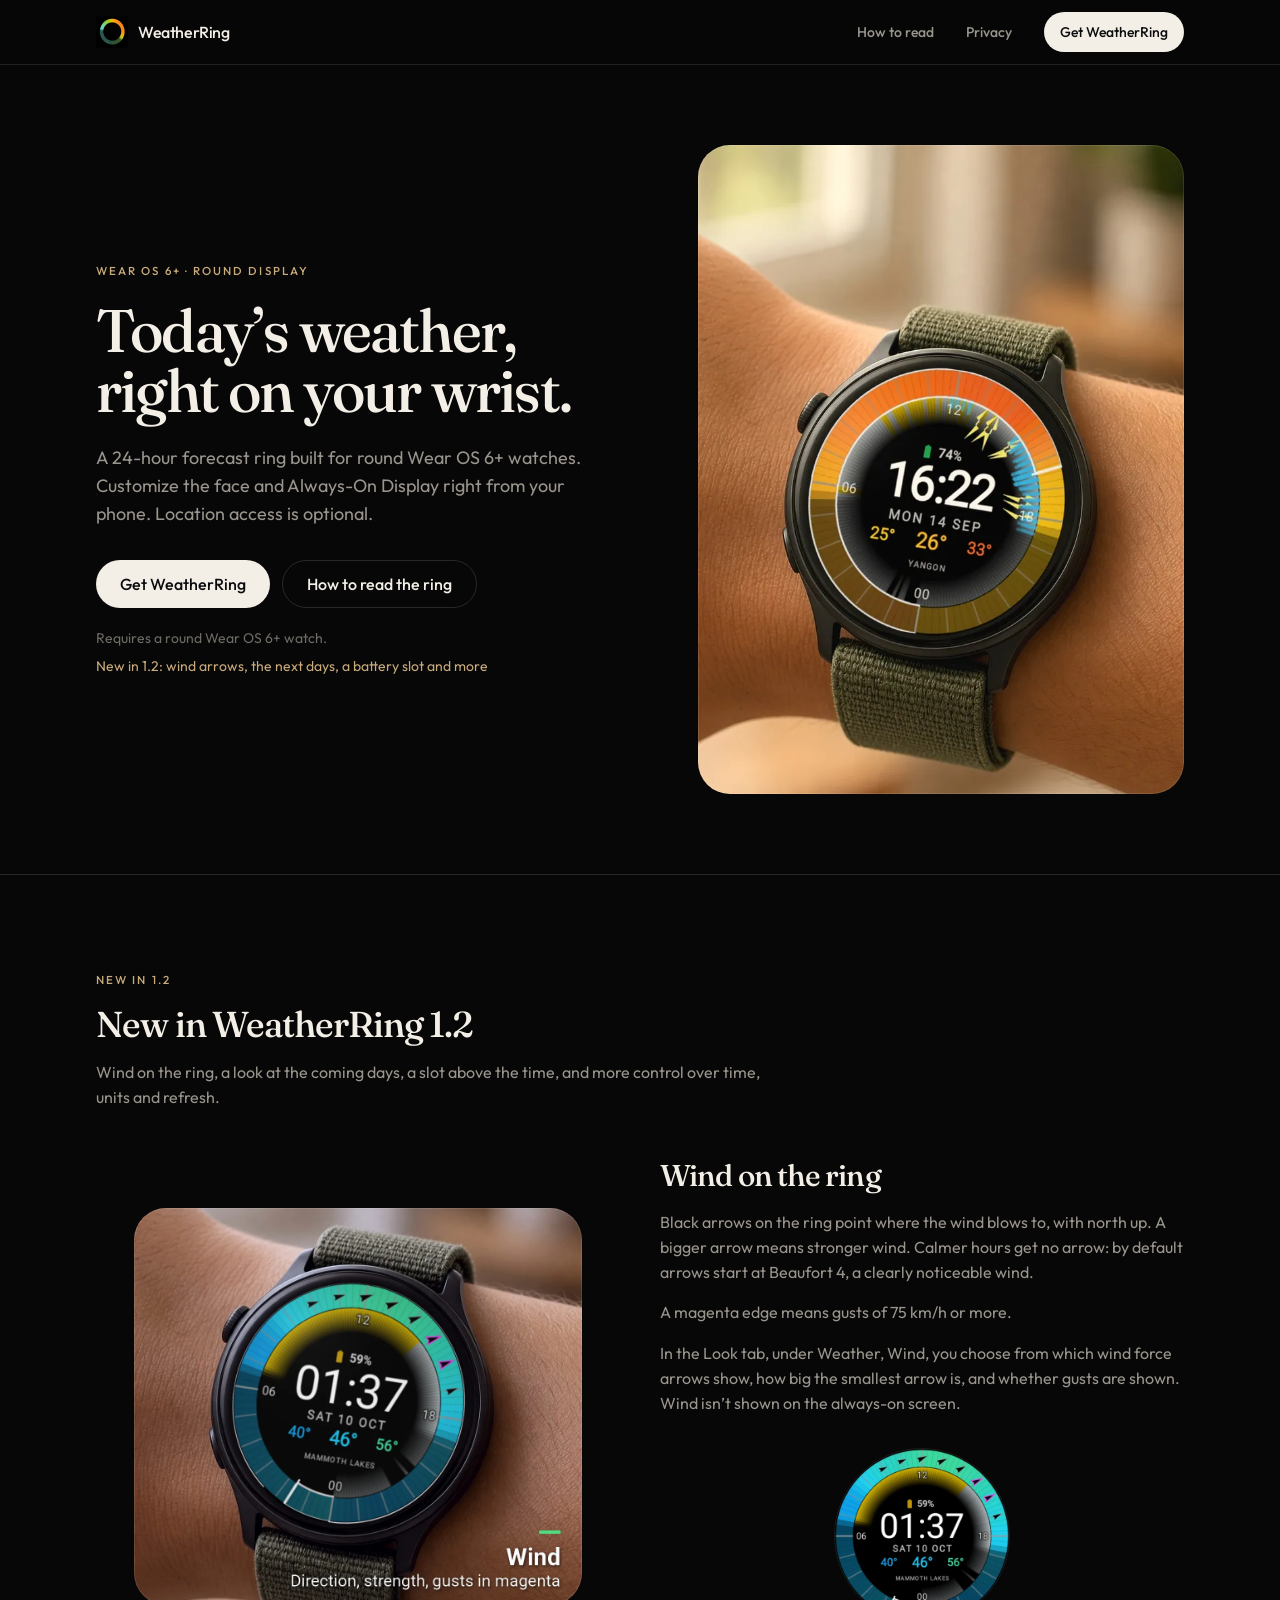
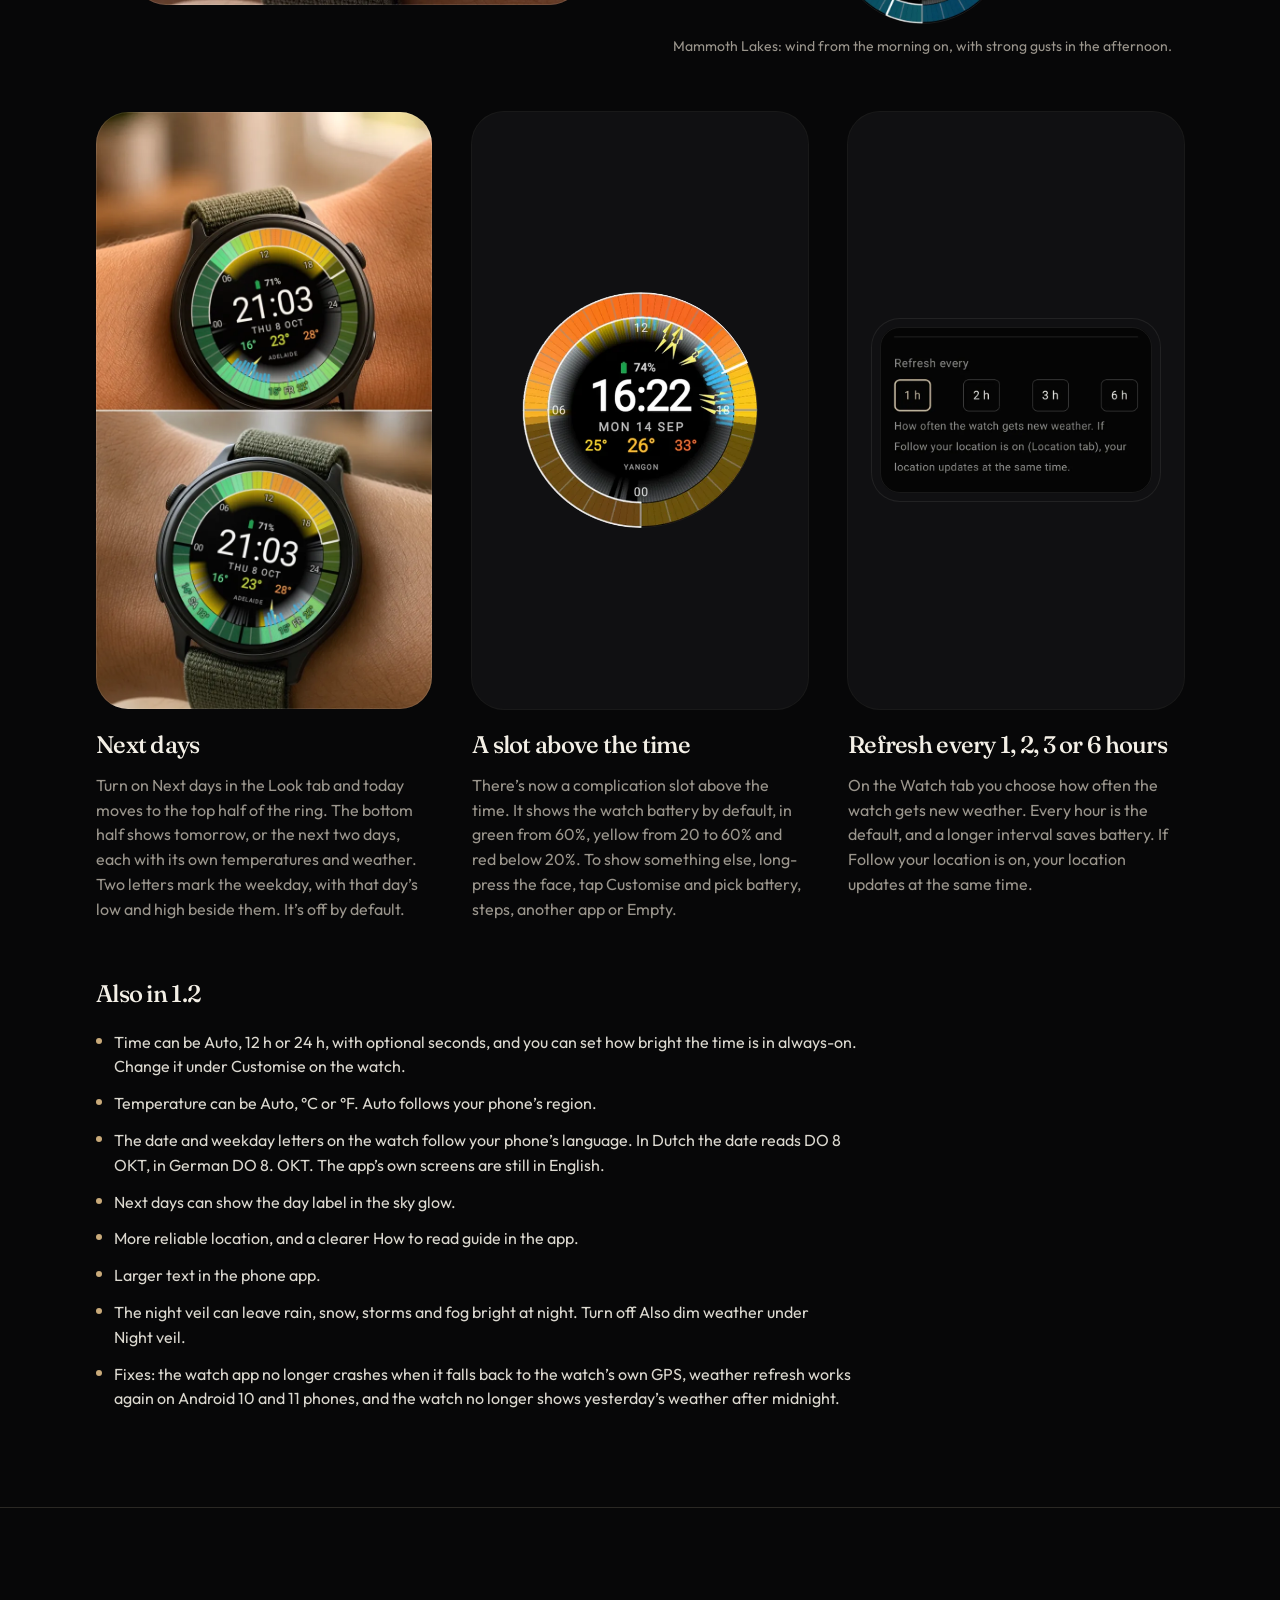
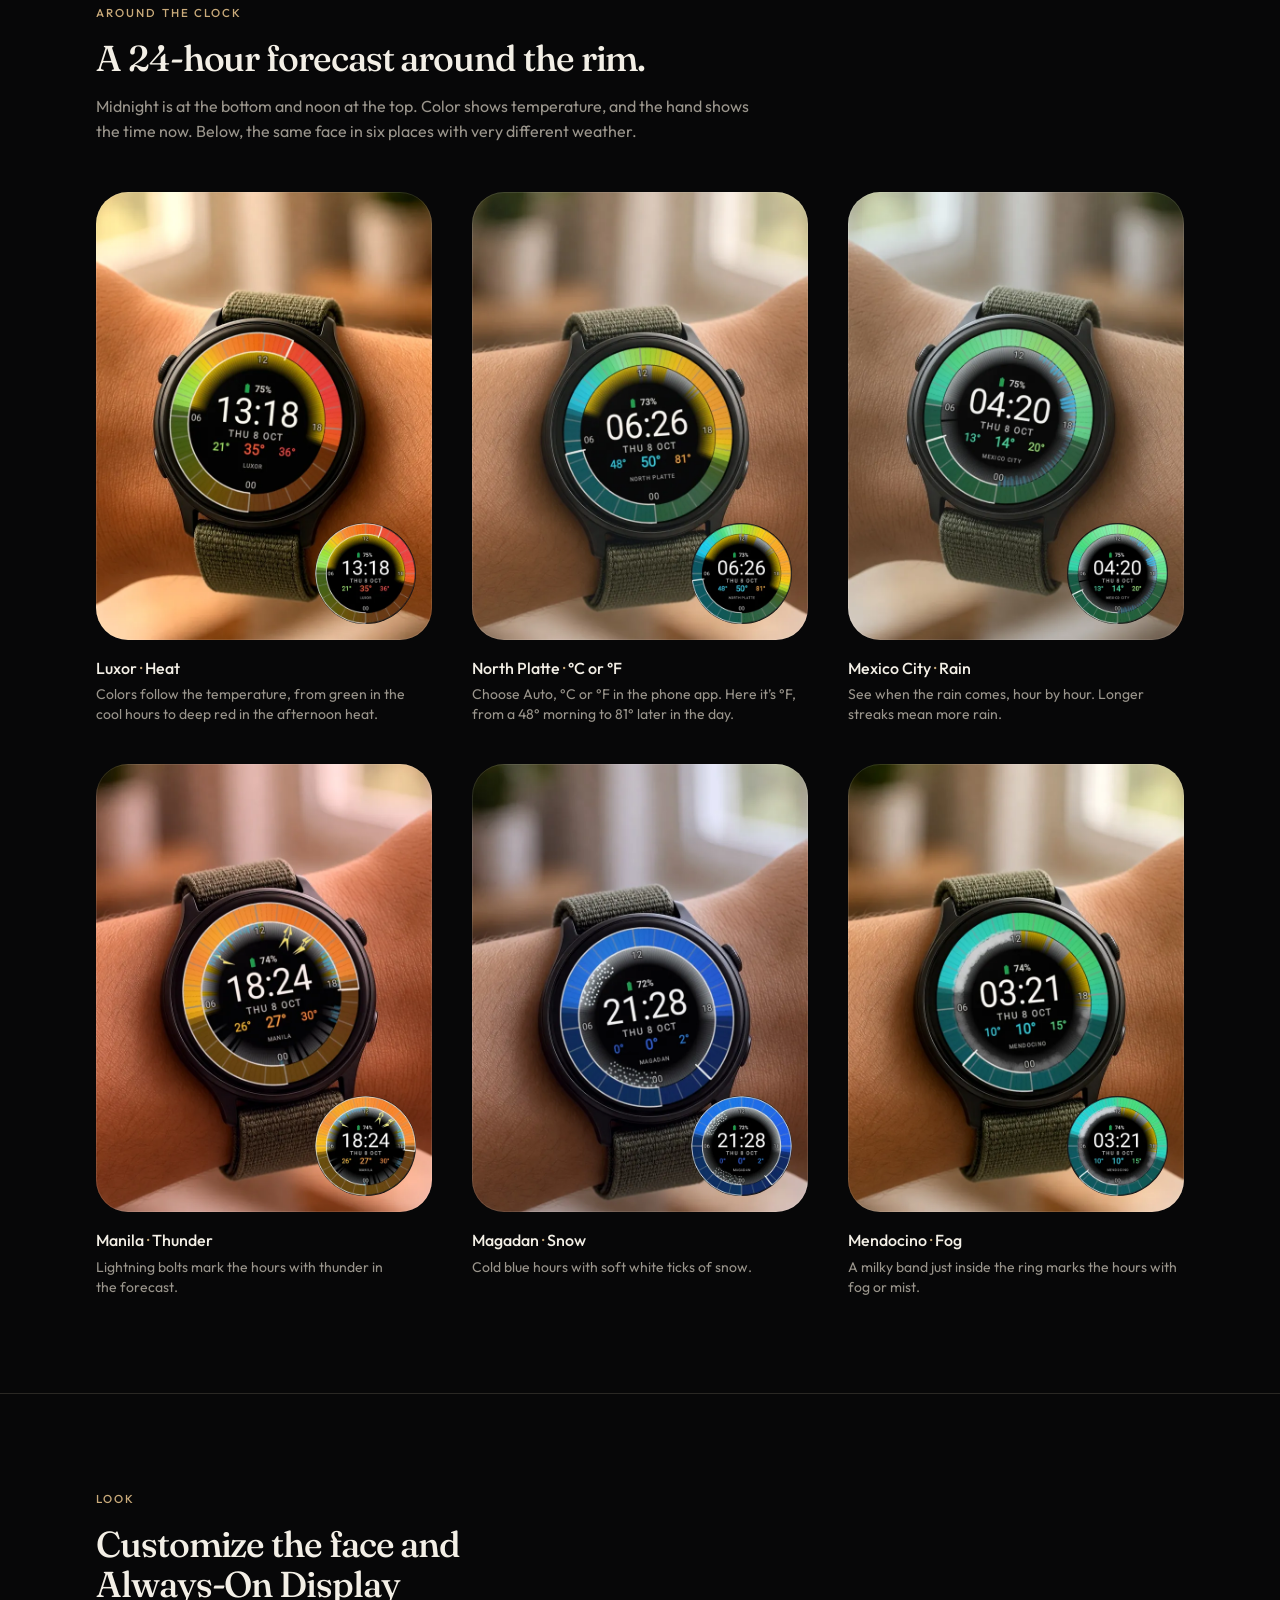
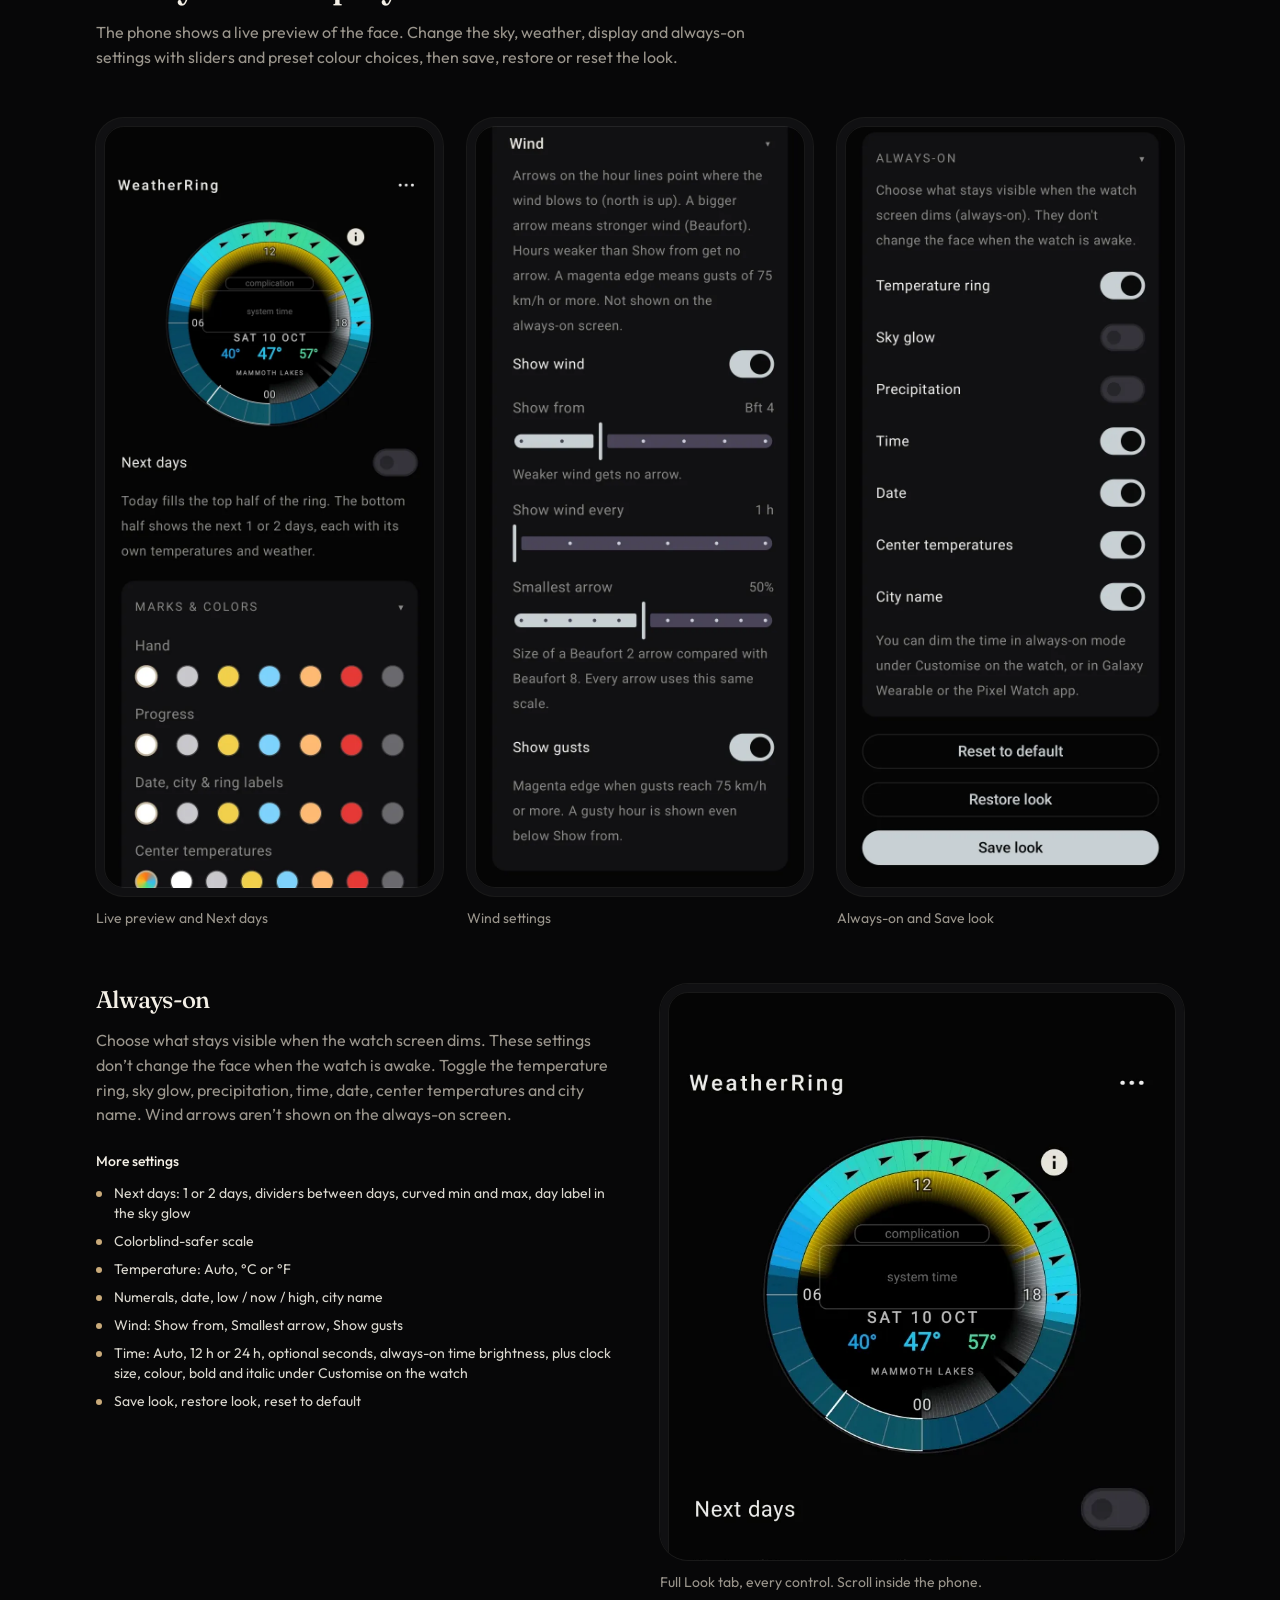
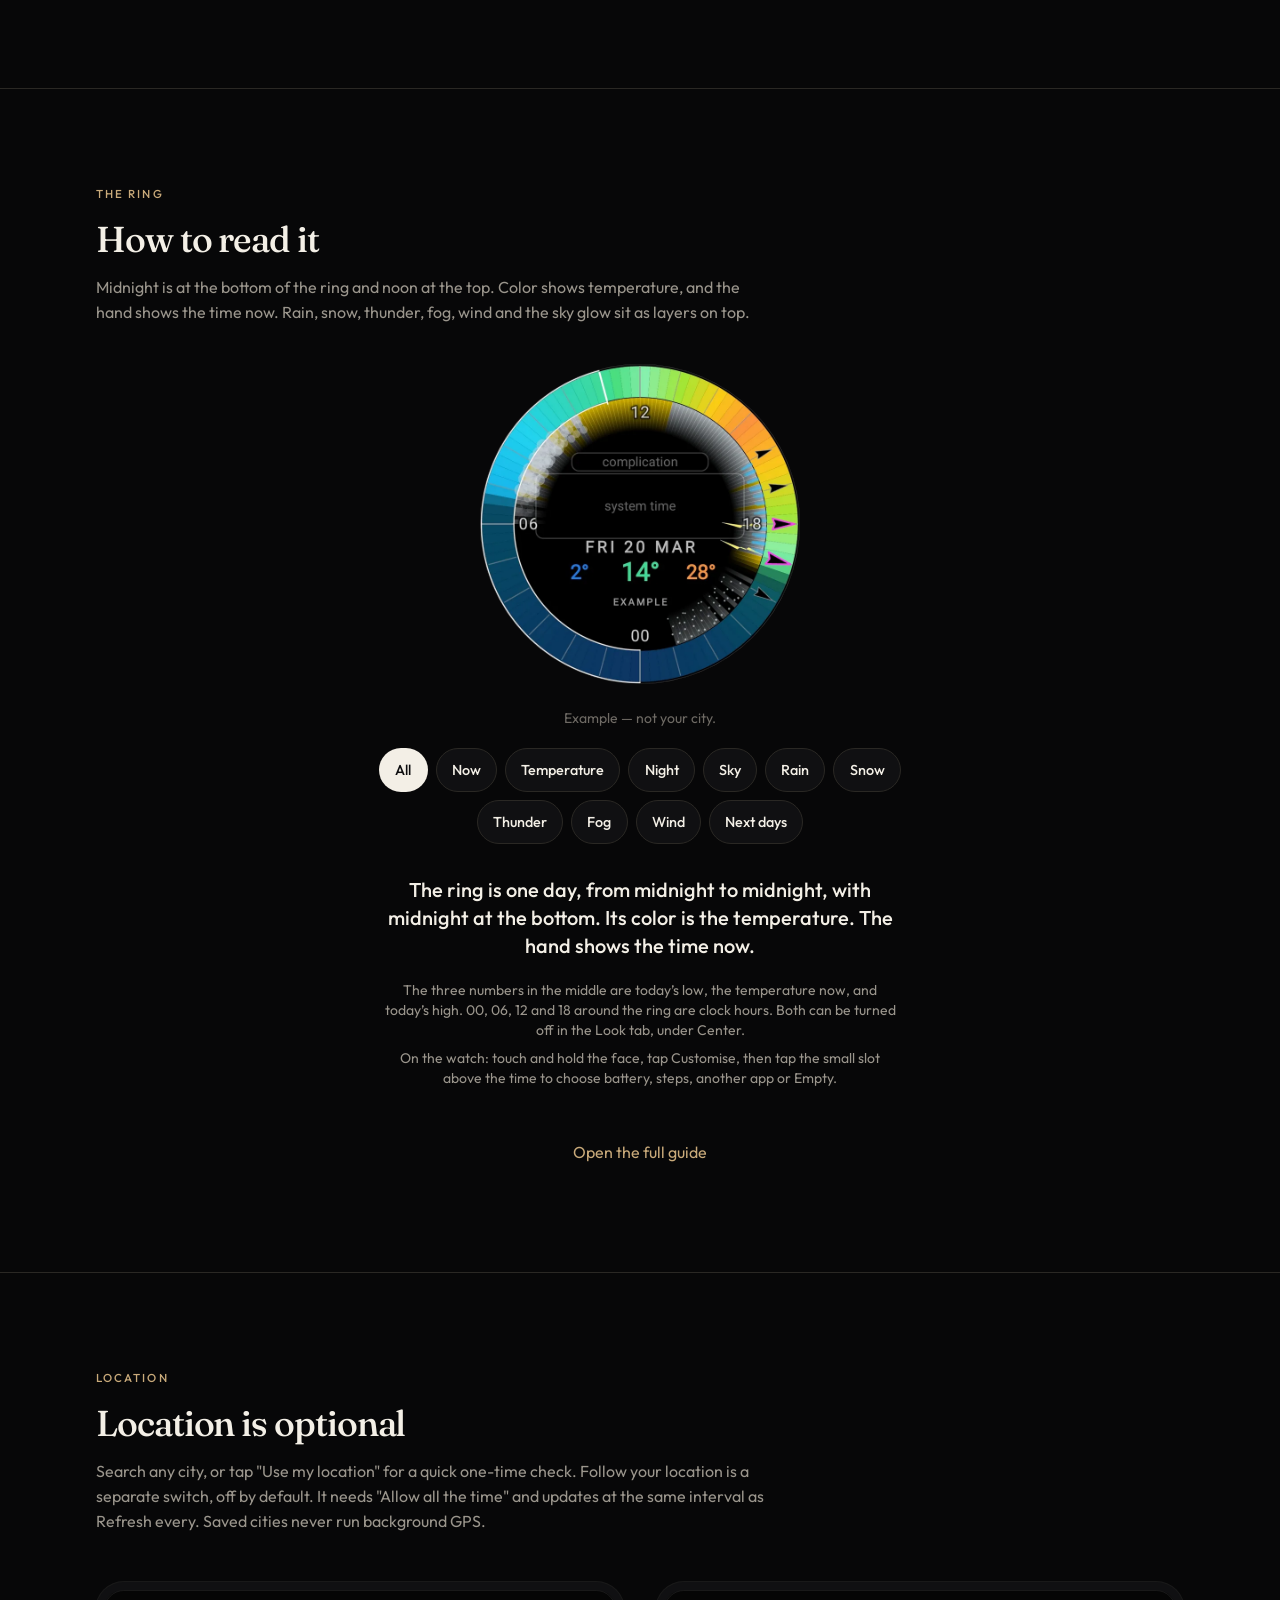
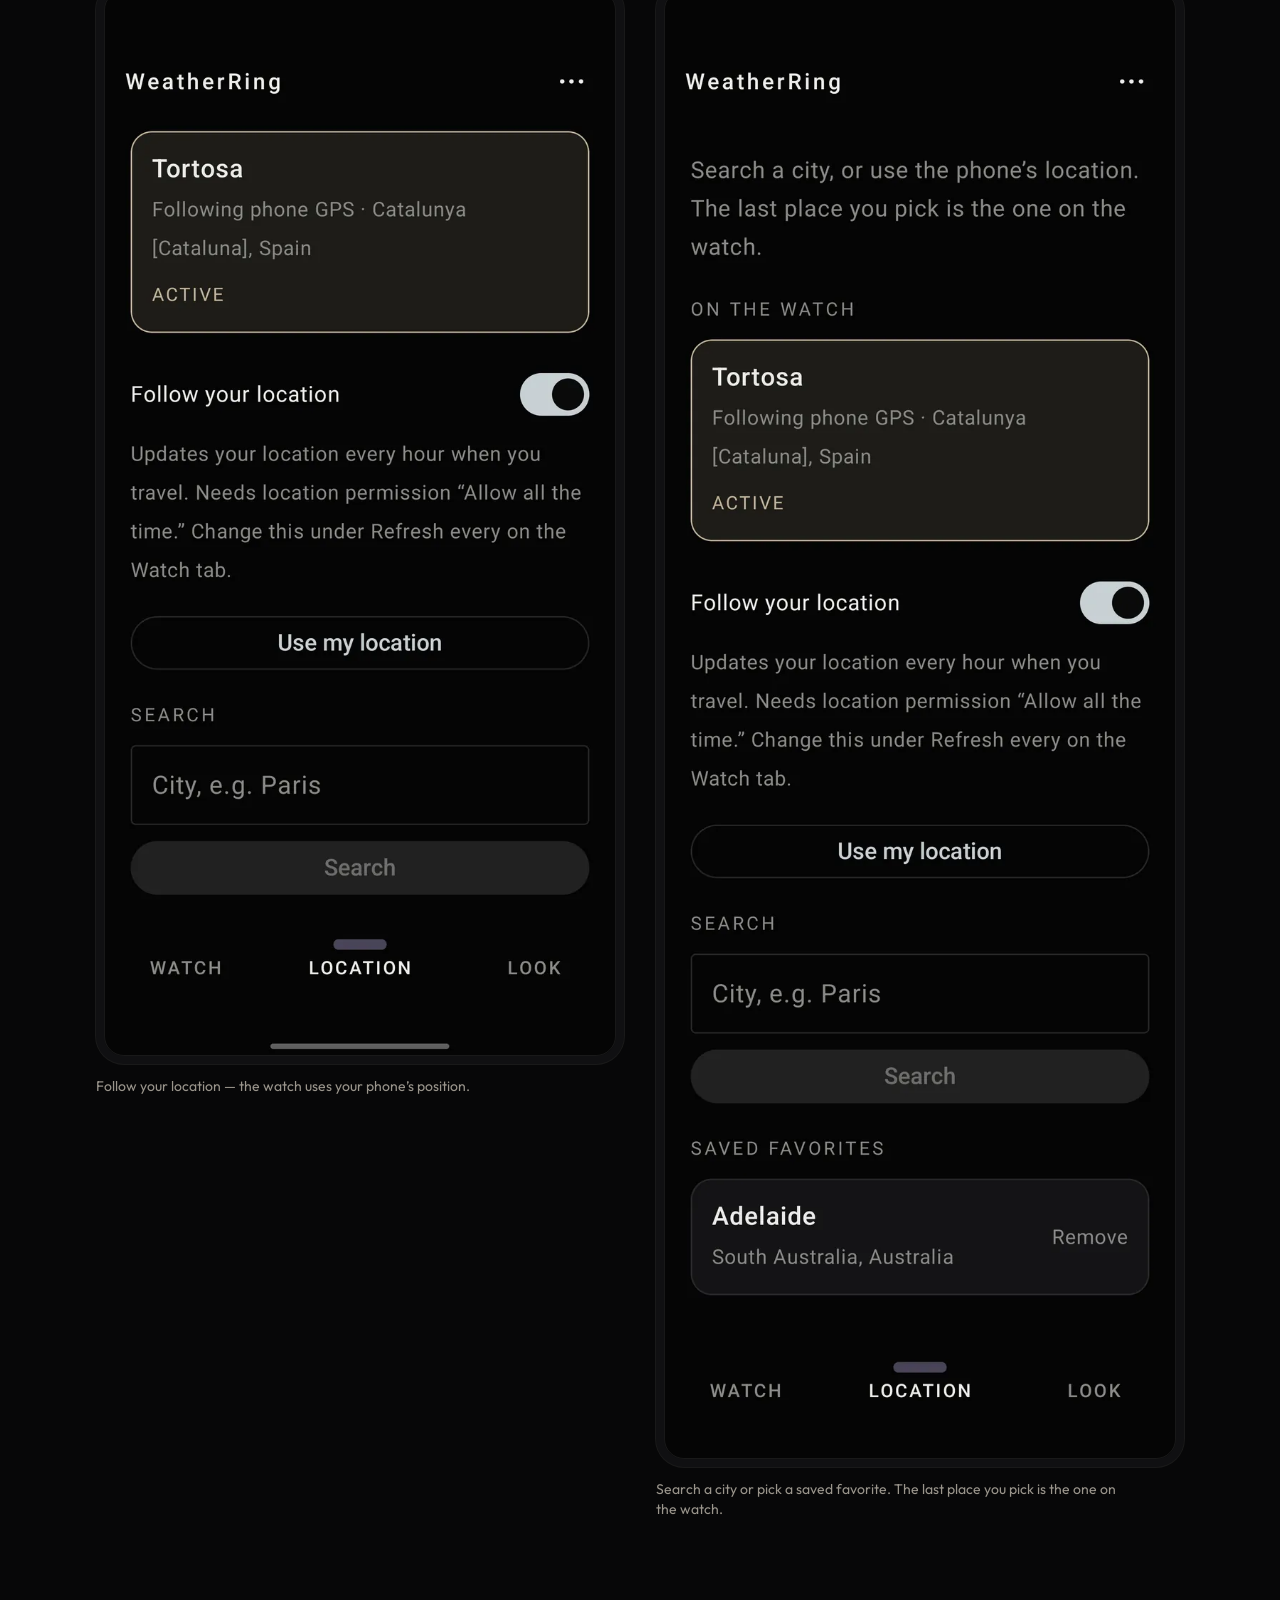
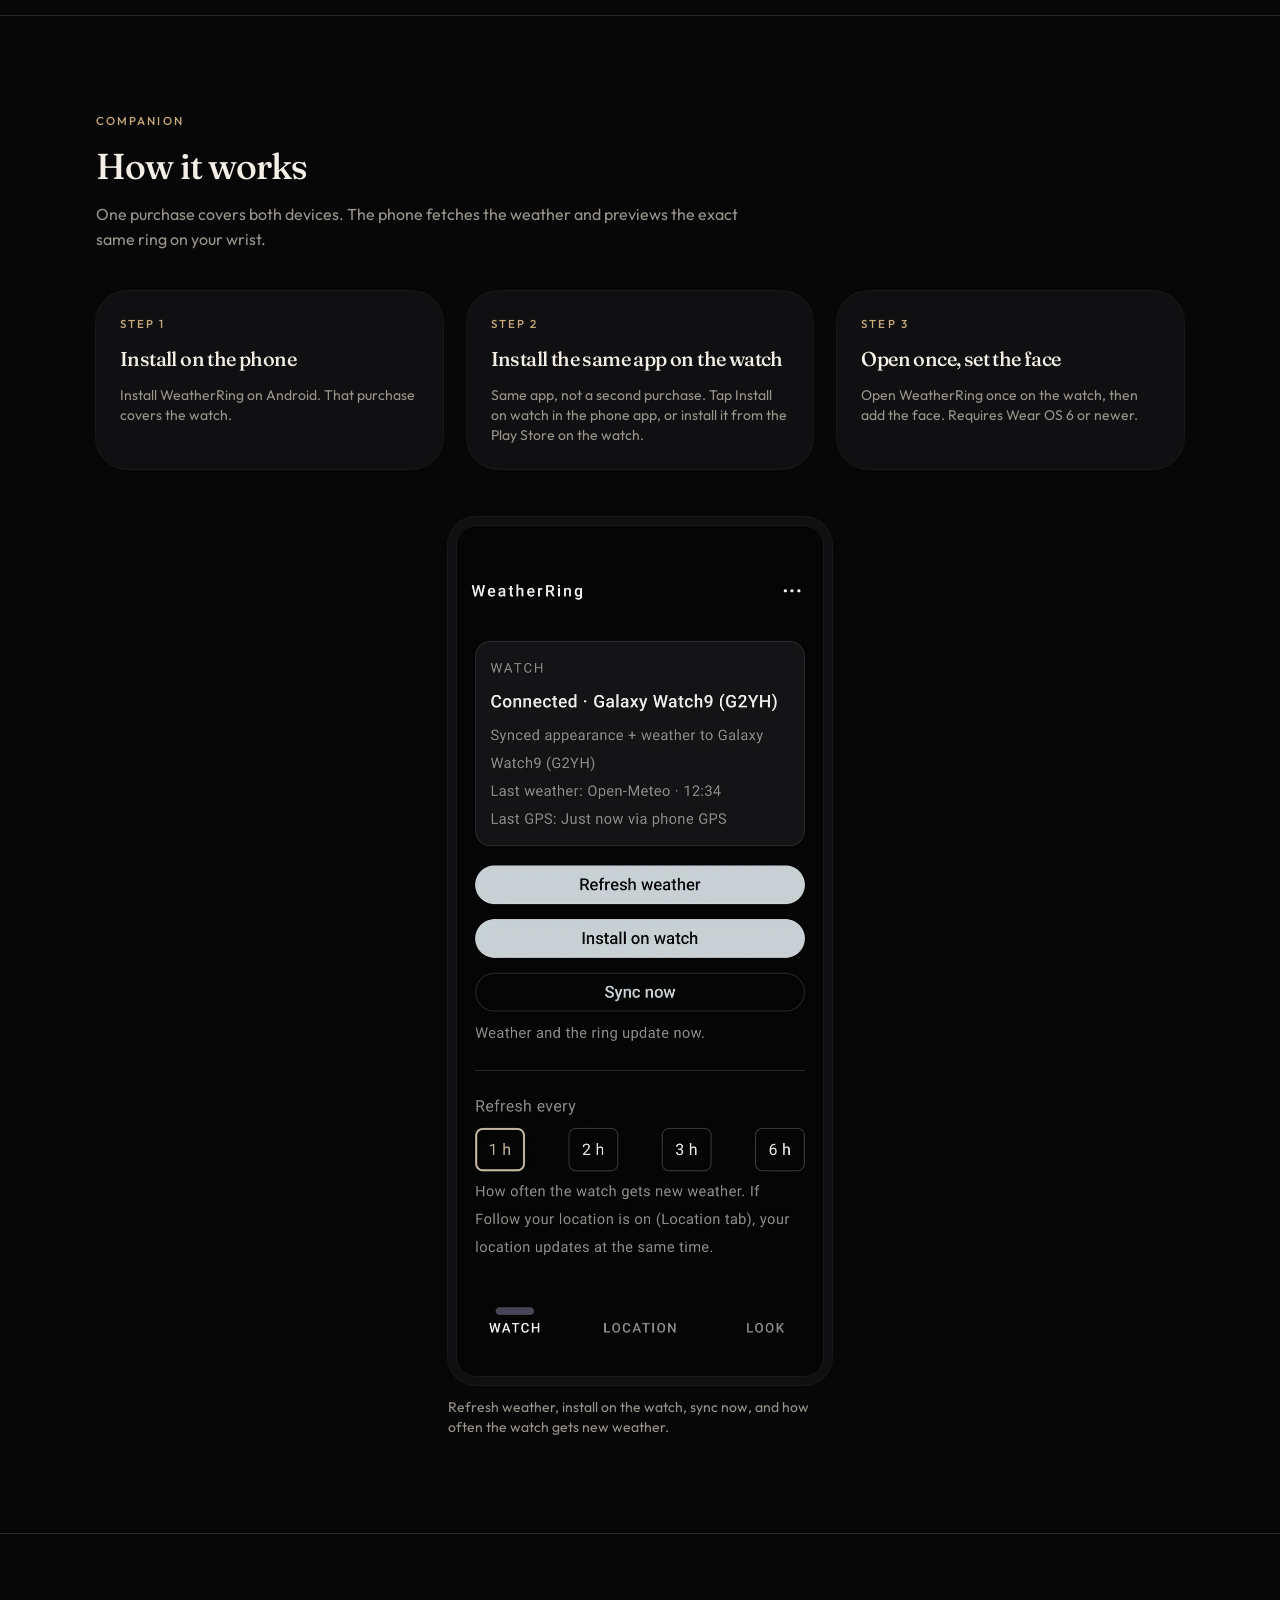
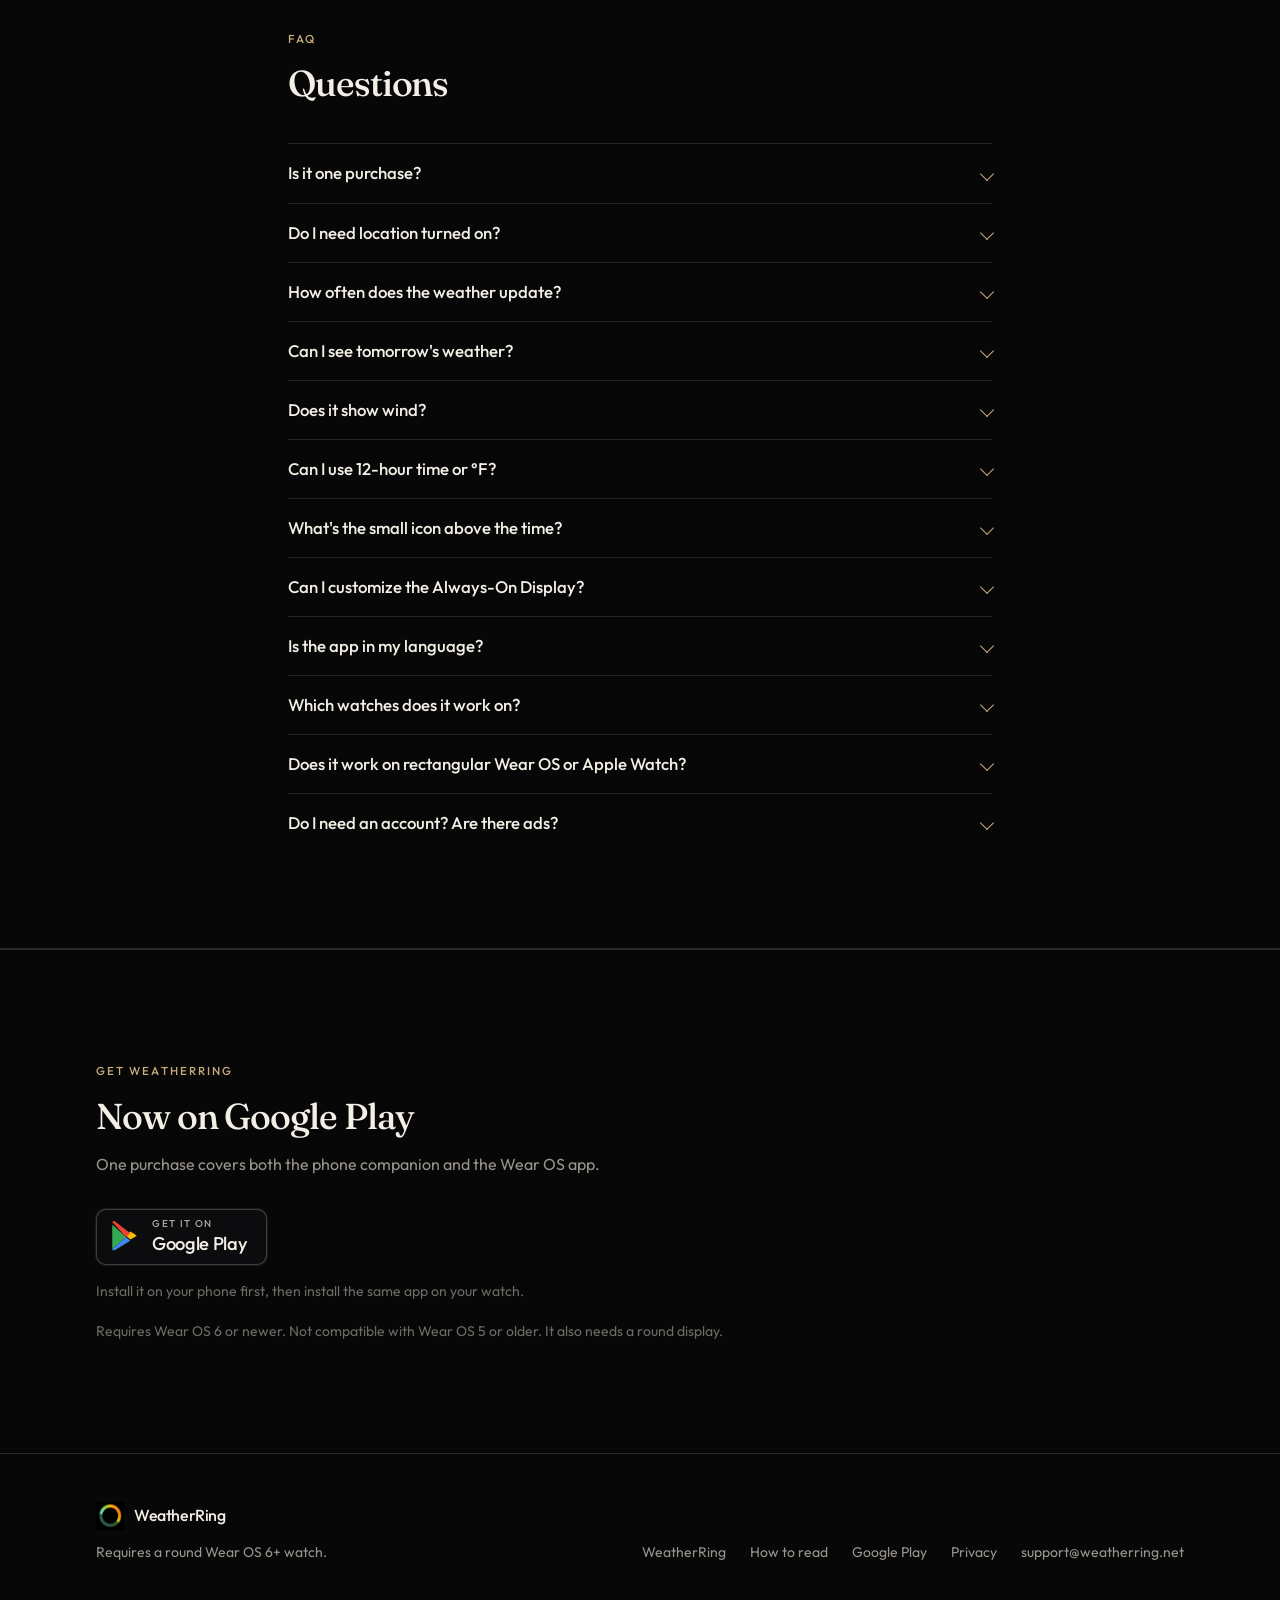
<file: index.html>
<!DOCTYPE html>
<html lang="en" class="antialiased">
<head>
  <meta charset="utf-8">
  <meta name="viewport" content="width=device-width, initial-scale=1">
  <title>WeatherRing — 24-hour weather watch face for Wear OS</title>
  <meta name="description" content="A 24-hour forecast ring for round Wear OS 6+ watches. New in 1.2: wind arrows on the ring, an optional look at the next days, a battery slot above the time, and refresh every 1 to 6 hours.">
  <meta name="theme-color" content="#070708">
  <link rel="canonical" href="https://weatherring.net/">
  <link rel="alternate" type="text/plain" href="https://weatherring.net/llms.txt" title="llms.txt">
  <meta property="og:title" content="WeatherRing — 24-hour weather watch face for Wear OS">
  <meta property="og:description" content="A 24-hour forecast ring for round Wear OS 6+ watches. New in 1.2: wind arrows on the ring, an optional look at the next days, a battery slot above the time, and refresh every 1 to 6 hours.">
  <meta property="og:url" content="https://weatherring.net/">
  <meta property="og:image" content="https://weatherring.net/og.jpg">
  <meta property="og:type" content="website">
  <meta property="og:site_name" content="WeatherRing">
  <meta name="twitter:card" content="summary_large_image">
  <meta name="twitter:title" content="WeatherRing — 24-hour weather watch face for Wear OS">
  <meta name="twitter:description" content="A 24-hour forecast ring for round Wear OS 6+ watches. New in 1.2: wind arrows on the ring, an optional look at the next days, a battery slot above the time, and refresh every 1 to 6 hours.">
  <meta name="twitter:image" content="https://weatherring.net/og.jpg">
  <link rel="preconnect" href="https://fonts.googleapis.com">
  <link rel="preconnect" href="https://fonts.gstatic.com" crossorigin>
  <link rel="stylesheet" href="https://fonts.googleapis.com/css2?family=Fraunces:opsz,wght@9..144,400;9..144,500;9..144,600&family=Outfit:wght@300;400;500;600&display=swap">
  <link rel="stylesheet" href="css/site.css?v=12">
  <link rel="icon" type="image/svg+xml" href="favicon.svg">
  <link rel="icon" type="image/png" sizes="32x32" href="favicon-32.png">
  <link rel="apple-touch-icon" href="apple-touch-icon.png">
<script type="application/ld+json">{"@context": "https://schema.org", "@type": "WebSite", "name": "WeatherRing", "url": "https://weatherring.net"}</script>
<script type="application/ld+json">{"@context": "https://schema.org", "@type": "SoftwareApplication", "name": "WeatherRing", "applicationCategory": "LifestyleApplication", "operatingSystem": "Android, Wear OS 6 or newer", "softwareVersion": "1.2", "softwareRequirements": "Requires Wear OS 6 or newer. Not compatible with Wear OS 5 or older. The watch needs a round display. Android phone for the companion app.", "description": "A 24-hour forecast ring for round Wear OS 6+ watches. Customize the face and Always-On Display from your phone. Version 1.2 adds wind arrows on the ring, an optional look at the next days, a complication slot above the time with the watch battery by default, and refresh every 1, 2, 3 or 6 hours. Location access is optional.", "featureList": ["24-hour forecast ring, midnight to midnight", "Wind arrows on the ring: direction and strength, magenta edge for gusts from 75 km/h", "Optional Next days: tomorrow or the next 2 days in the bottom half of the ring, with low and high", "Complication slot above the time, watch battery by default", "Time Auto, 12 h or 24 h, optional seconds, always-on time brightness", "Temperature Auto, °C or °F", "Refresh every 1, 2, 3 or 6 hours", "Date and weekday letters follow the phone's language", "Rain, snow, thunder and fog on the ring", "Night veil and sky glow", "Customize the face and always-on from the phone"], "url": "https://weatherring.net", "image": "https://weatherring.net/og.jpg", "screenshot": ["https://weatherring.net/images/ws-yangon-1080.jpg", "https://weatherring.net/images/ws-wind-1080.jpg", "https://weatherring.net/images/ws-nextdays-720.jpg", "https://weatherring.net/images/face-mammothlakes-438.png", "https://weatherring.net/images/face-yangon-438.png", "https://weatherring.net/images/phone-look-12.jpg"], "downloadUrl": "https://play.google.com/store/apps/details?id=com.climatedayring.phone", "installUrl": "https://play.google.com/store/apps/details?id=com.climatedayring.phone", "offers": {"@type": "Offer", "availability": "https://schema.org/InStock", "url": "https://play.google.com/store/apps/details?id=com.climatedayring.phone", "price": "1.99", "priceCurrency": "EUR"}, "author": {"@type": "Organization", "name": "WeatherRing", "email": "support@weatherring.net", "url": "https://weatherring.net"}}</script>
<script type="application/ld+json">{"@context": "https://schema.org", "@type": "FAQPage", "mainEntity": [{"@type": "Question", "name": "Is it one purchase?", "acceptedAnswer": {"@type": "Answer", "text": "Yes. One purchase covers the phone companion and the Wear OS watch app. You still install twice: first on the phone, then the same app on the watch."}}, {"@type": "Question", "name": "Do I need location turned on?", "acceptedAnswer": {"@type": "Answer", "text": "No. You can search for any city manually. Tapping \"Use my location\" only checks your position once and won't turn on background tracking. Follow your location is a separate switch and is off by default."}}, {"@type": "Question", "name": "How often does the weather update?", "acceptedAnswer": {"@type": "Answer", "text": "Every hour by default. Under Refresh every on the Watch tab you can pick 1, 2, 3 or 6 hours. A longer interval saves battery. If the phone is out of reach, the watch fetches the weather itself."}}, {"@type": "Question", "name": "Can I see tomorrow's weather?", "acceptedAnswer": {"@type": "Answer", "text": "Yes. Turn on Next days in the Look tab. Today moves to the top half of the ring and the bottom half shows tomorrow, or the next two days. It's off by default."}}, {"@type": "Question", "name": "Does it show wind?", "acceptedAnswer": {"@type": "Answer", "text": "Yes. Black arrows on the ring point where the wind blows to (north is up). A bigger arrow means stronger wind. By default arrows start at Beaufort 4, a clearly noticeable wind. A magenta edge means gusts of 75 km/h or more. To change this: Look tab, under Weather, Wind."}}, {"@type": "Question", "name": "Can I use 12-hour time or °F?", "acceptedAnswer": {"@type": "Answer", "text": "Yes. Time can be Auto, 12 h or 24 h, with optional seconds. Change it under Customise on the watch. Temperature can be Auto, °C or °F in the Look tab. Auto follows your phone's region."}}, {"@type": "Question", "name": "What's the small icon above the time?", "acceptedAnswer": {"@type": "Answer", "text": "That's the complication slot. It shows the watch battery by default: green from 60%, yellow from 20 to 60%, red below 20%. To show something else, long-press the watch face, tap Customise, then tap the slot and pick battery, steps, another app or Empty."}}, {"@type": "Question", "name": "Can I customize the Always-On Display?", "acceptedAnswer": {"@type": "Answer", "text": "Yes. In the Look tab, open the Always-on section and choose what stays visible when the watch screen dims: temperature ring, sky glow, precipitation, time, date, center temperatures and city name. These settings don't change the face when the watch is awake. Wind arrows aren't shown on the always-on screen. You can dim the time in always-on under Customise on the watch."}}, {"@type": "Question", "name": "Is the app in my language?", "acceptedAnswer": {"@type": "Answer", "text": "The date and the weekday letters on the watch follow your phone's language. The app's own screens are in English."}}, {"@type": "Question", "name": "Which watches does it work on?", "acceptedAnswer": {"@type": "Answer", "text": "Requires Wear OS 6 or newer. Not compatible with Wear OS 5 or older. It also needs a round display."}}, {"@type": "Question", "name": "Does it work on rectangular Wear OS or Apple Watch?", "acceptedAnswer": {"@type": "Answer", "text": "No. WeatherRing is for round Wear OS 6+ watches only. Not rectangular Wear OS. Not Apple Watch."}}, {"@type": "Question", "name": "Do I need an account? Are there ads?", "acceptedAnswer": {"@type": "Answer", "text": "No account. No ads. We do not sell data. Settings and the day’s forecast stay on the phone and watch."}}]}</script>
<script type="application/ld+json">{"@context": "https://schema.org", "@type": "HowTo", "name": "How to install WeatherRing", "step": [{"@type": "HowToStep", "position": 1, "name": "Install on the phone", "text": "Install WeatherRing on Android. That purchase covers the watch."}, {"@type": "HowToStep", "position": 2, "name": "Install the same app on the watch", "text": "Same app, not a second purchase. Tap Install on watch in the phone app, or install it from the Play Store on the watch."}, {"@type": "HowToStep", "position": 3, "name": "Open once, set the face", "text": "Open WeatherRing once on the watch, then add the face. Requires Wear OS 6 or newer."}]}</script>
</head>
<body class="bg-bg text-fg">
  <a href="#content" class="sr-only focus:not-sr-only focus:absolute focus:left-4 focus:top-4 focus:z-50 focus:rounded-full focus:bg-cream focus:px-4 focus:py-2 focus:text-ink">Skip to content</a>
  <header class="sticky top-0 z-40 border-b border-border/80 bg-bg/80 backdrop-blur-md">
    <div class="mx-auto flex h-16 max-w-6xl items-center justify-between px-5 sm:px-8">
      <a href="/" class="flex items-center gap-2.5 no-underline">
        <img src="icon.png" alt="" width="32" height="32" class="size-8" aria-hidden="true">
        <span class="font-sans text-base font-medium tracking-tight text-fg">WeatherRing</span>
      </a>
      <nav class="hidden items-center gap-8 md:flex" aria-label="Primary">
        <a href="/how-to-read/" class="text-sm font-medium text-muted no-underline transition-colors duration-150 hover:text-fg">How to read</a>
        <a href="/privacy/" class="text-sm font-medium text-muted no-underline transition-colors duration-150 hover:text-fg">Privacy</a>
        <a href="https://play.google.com/store/apps/details?id=com.climatedayring.phone" class="inline-flex h-10 items-center rounded-full bg-cream px-4 text-sm font-medium text-ink no-underline transition-transform duration-150 ease-out active:scale-[0.96]">Get WeatherRing</a>
      </nav>
      <button type="button" class="relative size-11 md:hidden" data-nav-toggle aria-expanded="false" aria-controls="mobile-nav" aria-label="Open menu">
        <span class="absolute left-2.5 right-2.5 top-[18px] h-px bg-fg" data-bar="1"></span>
        <span class="absolute left-2.5 right-2.5 top-[26px] h-px bg-fg" data-bar="2"></span>
      </button>
    </div>
    <nav id="mobile-nav" class="hidden border-t border-border px-5 py-4 md:hidden" aria-label="Mobile">
      <div class="flex flex-col gap-1">
        <a href="/how-to-read/" class="flex min-h-11 items-center text-base text-fg no-underline">How to read</a>
        <a href="/privacy/" class="flex min-h-11 items-center text-base text-fg no-underline">Privacy</a>
        <a href="https://play.google.com/store/apps/details?id=com.climatedayring.phone" class="mt-2 inline-flex h-12 items-center justify-center rounded-full bg-cream font-medium text-ink no-underline">Get WeatherRing</a>
      </div>
    </nav>
  </header>

  <main id="content">
    <section class="border-b border-border">
      <div class="mx-auto grid max-w-6xl items-center gap-10 px-5 py-12 sm:px-8 lg:grid-cols-[1.05fr_0.95fr] lg:gap-16 lg:py-20">
        <div class="stagger-in order-2 lg:order-1">
          <p class="kicker">Wear OS 6+ · round display</p>
          <h1 class="mt-5 font-display text-4xl text-fg sm:text-5xl lg:text-6xl">Today’s weather, right on your wrist.</h1>
          <p class="mt-6 max-w-lg text-lg text-muted">A 24-hour forecast ring built for round Wear OS 6+ watches. Customize the face and Always-On Display right from your phone. Location access is optional.</p>
          <div class="mt-8 flex flex-col gap-3 sm:flex-row">
            <a href="https://play.google.com/store/apps/details?id=com.climatedayring.phone" class="inline-flex h-12 items-center justify-center rounded-full bg-cream px-6 font-medium text-ink no-underline transition-transform duration-150 ease-out active:scale-[0.96]">Get WeatherRing</a>
            <a href="/how-to-read/" class="inline-flex h-12 items-center justify-center rounded-full border border-border px-6 font-medium text-fg no-underline transition-transform duration-150 ease-out hover:border-border-strong active:scale-[0.96]">How to read the ring</a>
          </div>
          <p class="mt-5 text-sm text-subtle">Requires a round Wear OS 6+ watch.</p>
          <p class="mt-2 text-sm"><a href="#new" class="text-gold no-underline hover:text-gold-bright">New in 1.2: wind arrows, the next days, a battery slot and more</a></p>
        </div>
        <div class="order-1 lg:order-2">
          <picture><source type="image/webp" srcset="images/ws-yangon-720.webp 720w, images/ws-yangon-1080.webp 1080w" sizes="(min-width: 1024px) 31rem, min(28rem, calc(100vw - 2.5rem))"><img src="images/ws-yangon-1080.jpg" srcset="images/ws-yangon-720.jpg 720w, images/ws-yangon-1080.jpg 1080w" sizes="(min-width: 1024px) 31rem, min(28rem, calc(100vw - 2.5rem))" alt="WeatherRing on a wrist in Yangon: the whole day on one ring, with thunder and rain in the afternoon and the watch battery above the time" width="1080" height="1920" class="mx-auto aspect-[3/4] w-full max-w-md rounded-2xl object-cover object-[center_35%] outline outline-1 -outline-offset-1 outline-white/10 lg:max-w-none" fetchpriority="high"></picture>
        </div>
      </div>
    </section>

    <section id="new" class="scroll-mt-24 border-b border-border">
      <div class="mx-auto max-w-6xl px-5 py-16 sm:px-8 sm:py-24">
        <p class="kicker">New in 1.2</p>
        <h2 class="mt-4 max-w-2xl font-display text-3xl text-fg sm:text-4xl">New in WeatherRing 1.2</h2>
        <p class="mt-4 max-w-2xl text-muted">Wind on the ring, a look at the coming days, a slot above the time, and more control over time, units and refresh.</p>
        <div id="wind" class="mt-12 grid scroll-mt-24 items-center gap-10 md:grid-cols-2">
          <div class="mx-auto w-full max-w-md">
            <picture><source type="image/webp" srcset="images/ws-wind-1080.webp"><img src="images/ws-wind-1080.jpg" alt="WeatherRing on a wrist in Mammoth Lakes: black wind arrows on the upper half of the ring, two with a magenta gust edge in the afternoon. Caption: Wind, direction, strength, gusts in magenta" width="1080" height="958" class="block w-full rounded-2xl outline outline-1 -outline-offset-1 outline-white/10" loading="lazy" decoding="async"></picture>
          </div>
          <div>
            <h3 class="font-display text-3xl text-fg">Wind on the ring</h3>
            <p class="mt-4 text-muted">Black arrows on the ring point where the wind blows to, with north up. A bigger arrow means stronger wind. Calmer hours get no arrow: by default arrows start at Beaufort 4, a clearly noticeable wind.</p>
            <p class="mt-4 text-muted">A magenta edge means gusts of 75 km/h or more.</p>
            <p class="mt-4 text-muted">In the Look tab, under Weather, Wind, you choose from which wind force arrows show, how big the smallest arrow is, and whether gusts are shown. Wind isn’t shown on the always-on screen.</p>
            <figure class="mt-8">
              <picture class="wind-face mx-auto block"><source type="image/webp" srcset="images/face-mammothlakes-438.webp"><img src="images/face-mammothlakes-438.png" alt="WeatherRing in Mammoth Lakes: black wind arrows on the upper half of the ring, two with a magenta gust edge in the afternoon, and a yellow battery icon at 59%" width="438" height="438" class="face-disc block w-full" loading="lazy" decoding="async"></picture>
              <figcaption class="mt-3 text-center text-sm text-muted">Mammoth Lakes: wind from the morning on, with strong gusts in the afternoon.</figcaption>
            </figure>
          </div>
        </div>
        <div class="mt-14 grid gap-10 md:grid-cols-3">
          <article>
            <picture><source type="image/webp" srcset="images/ws-nextdays-720.webp"><img src="images/ws-nextdays-720.jpg" alt="Two WeatherRing faces in Adelaide. In the top one the bottom half of the ring shows tomorrow, in the bottom one it shows the next two days" width="720" height="1280" class="w-full rounded-2xl outline outline-1 -outline-offset-1 outline-white/10" loading="lazy" decoding="async"></picture>
            <h3 class="mt-5 font-display text-2xl text-fg">Next days</h3>
            <p class="mt-3 text-muted">Turn on Next days in the Look tab and today moves to the top half of the ring. The bottom half shows tomorrow, or the next two days, each with its own temperatures and weather. Two letters mark the weekday, with that day’s low and high beside them. It’s off by default.</p>
          </article>
          <article>
            <div class="feature-box">
              <picture><source type="image/webp" srcset="images/face-yangon-438.webp"><img src="images/face-yangon-438.png" alt="WeatherRing face with a green battery icon at 74% in the slot above the time" width="438" height="438" class="face-disc feature-face mx-auto" loading="lazy" decoding="async"></picture>
            </div>
            <h3 class="mt-5 font-display text-2xl text-fg">A slot above the time</h3>
            <p class="mt-3 text-muted">There’s now a complication slot above the time. It shows the watch battery by default, in green from 60%, yellow from 20 to 60% and red below 20%. To show something else, long-press the face, tap Customise and pick battery, steps, another app or Empty.</p>
          </article>
          <article>
            <div class="feature-box">
              <div class="phone-frame w-full"><picture><source type="image/webp" srcset="images/phone-refresh-11.webp"><img src="images/phone-refresh-11.jpg" alt="Refresh every setting on the Watch tab with 1 h, 2 h, 3 h and 6 h buttons" width="720" height="440" loading="lazy" decoding="async"></picture></div>
            </div>
            <h3 class="mt-5 font-display text-2xl text-fg">Refresh every 1, 2, 3 or 6 hours</h3>
            <p class="mt-3 text-muted">On the Watch tab you choose how often the watch gets new weather. Every hour is the default, and a longer interval saves battery. If Follow your location is on, your location updates at the same time.</p>
          </article>
        </div>
        <div class="mt-14 max-w-3xl">
          <h3 class="font-display text-2xl text-fg">Also in 1.2</h3>
          <ul class="mt-5 space-y-3 text-fg/90">
            <li class="flex gap-3"><span class="mt-2 size-1.5 shrink-0 rounded-full bg-gold"></span><span>Time can be Auto, 12 h or 24 h, with optional seconds, and you can set how bright the time is in always-on. Change it under Customise on the watch.</span></li>
            <li class="flex gap-3"><span class="mt-2 size-1.5 shrink-0 rounded-full bg-gold"></span><span>Temperature can be Auto, °C or °F. Auto follows your phone’s region.</span></li>
            <li class="flex gap-3"><span class="mt-2 size-1.5 shrink-0 rounded-full bg-gold"></span><span>The date and weekday letters on the watch follow your phone’s language. In Dutch the date reads DO 8 OKT, in German DO 8. OKT. The app’s own screens are still in English.</span></li>
            <li class="flex gap-3"><span class="mt-2 size-1.5 shrink-0 rounded-full bg-gold"></span><span>Next days can show the day label in the sky glow.</span></li>
            <li class="flex gap-3"><span class="mt-2 size-1.5 shrink-0 rounded-full bg-gold"></span><span>More reliable location, and a clearer How to read guide in the app.</span></li>
            <li class="flex gap-3"><span class="mt-2 size-1.5 shrink-0 rounded-full bg-gold"></span><span>Larger text in the phone app.</span></li>
            <li class="flex gap-3"><span class="mt-2 size-1.5 shrink-0 rounded-full bg-gold"></span><span>The night veil can leave rain, snow, storms and fog bright at night. Turn off Also dim weather under Night veil.</span></li>
            <li class="flex gap-3"><span class="mt-2 size-1.5 shrink-0 rounded-full bg-gold"></span><span>Fixes: the watch app no longer crashes when it falls back to the watch’s own GPS, weather refresh works again on Android 10 and 11 phones, and the watch no longer shows yesterday’s weather after midnight.</span></li>
          </ul>
        </div>
      </div>
    </section>

    <section class="border-b border-border">
      <div class="mx-auto max-w-6xl px-5 py-16 sm:px-8 sm:py-24">
        <p class="kicker">Around the clock</p>
        <h2 class="mt-4 max-w-2xl font-display text-3xl text-fg sm:text-4xl">A 24-hour forecast around the rim.</h2>
        <p class="mt-4 max-w-2xl text-muted">Midnight is at the bottom and noon at the top. Color shows temperature, and the hand shows the time now. Below, the same face in six places with very different weather.</p>
        <div class="mt-12 grid gap-10 sm:grid-cols-2 xl:grid-cols-3">
          <article>
            <div class="relative">
              <picture><source type="image/webp" srcset="images/ws-luxor-720.webp"><img src="images/ws-luxor-720.jpg" alt="WeatherRing on a wrist in Luxor, the ring running from green to deep red" width="720" height="1280" class="aspect-[3/4] w-full rounded-2xl object-cover object-[center_32%] outline outline-1 -outline-offset-1 outline-white/10" loading="lazy" decoding="async"></picture>
              <picture class="absolute bottom-4 right-4 w-[30%] max-w-28"><source type="image/webp" srcset="images/face-luxor-240.webp"><img src="images/face-luxor-240.png" alt="WeatherRing in Luxor, 35° now with a high of 36°" width="240" height="240" class="face-disc w-full" loading="lazy" decoding="async"></picture>
            </div>
            <p class="mt-4 font-medium text-fg">Luxor<span class="text-gold"> · </span>Heat</p>
            <p class="mt-1 text-sm text-muted">Colors follow the temperature, from green in the cool hours to deep red in the afternoon heat.</p>
          </article>
          <article>
            <div class="relative">
              <picture><source type="image/webp" srcset="images/ws-northplatte-720.webp"><img src="images/ws-northplatte-720.jpg" alt="WeatherRing on a wrist in North Platte, temperatures in °F" width="720" height="1280" class="aspect-[3/4] w-full rounded-2xl object-cover object-[center_32%] outline outline-1 -outline-offset-1 outline-white/10" loading="lazy" decoding="async"></picture>
              <picture class="absolute bottom-4 right-4 w-[30%] max-w-28"><source type="image/webp" srcset="images/face-northplatte-240.webp"><img src="images/face-northplatte-240.png" alt="WeatherRing in North Platte, low 48°F, now 50°F, high 81°F" width="240" height="240" class="face-disc w-full" loading="lazy" decoding="async"></picture>
            </div>
            <p class="mt-4 font-medium text-fg">North Platte<span class="text-gold"> · </span>°C or °F</p>
            <p class="mt-1 text-sm text-muted">Choose Auto, °C or °F in the phone app. Here it’s °F, from a 48° morning to 81° later in the day.</p>
          </article>
          <article>
            <div class="relative">
              <picture><source type="image/webp" srcset="images/ws-mexicocity-720.webp"><img src="images/ws-mexicocity-720.jpg" alt="WeatherRing on a wrist in Mexico City, blue rain streaks on the ring" width="720" height="1280" class="aspect-[3/4] w-full rounded-2xl object-cover object-[center_32%] outline outline-1 -outline-offset-1 outline-white/10" loading="lazy" decoding="async"></picture>
              <picture class="absolute bottom-4 right-4 w-[30%] max-w-28"><source type="image/webp" srcset="images/face-mexicocity-240.webp"><img src="images/face-mexicocity-240.png" alt="WeatherRing in Mexico City, rain streaks on the rim" width="240" height="240" class="face-disc w-full" loading="lazy" decoding="async"></picture>
            </div>
            <p class="mt-4 font-medium text-fg">Mexico City<span class="text-gold"> · </span>Rain</p>
            <p class="mt-1 text-sm text-muted">See when the rain comes, hour by hour. Longer streaks mean more rain.</p>
          </article>
          <article>
            <div class="relative">
              <picture><source type="image/webp" srcset="images/ws-manila-720.webp"><img src="images/ws-manila-720.jpg" alt="WeatherRing on a wrist in Manila, lightning bolts on the ring" width="720" height="1280" class="aspect-[3/4] w-full rounded-2xl object-cover object-[center_32%] outline outline-1 -outline-offset-1 outline-white/10" loading="lazy" decoding="async"></picture>
              <picture class="absolute bottom-4 right-4 w-[30%] max-w-28"><source type="image/webp" srcset="images/face-manila-240.webp"><img src="images/face-manila-240.png" alt="WeatherRing in Manila, lightning bolts and rain on the rim" width="240" height="240" class="face-disc w-full" loading="lazy" decoding="async"></picture>
            </div>
            <p class="mt-4 font-medium text-fg">Manila<span class="text-gold"> · </span>Thunder</p>
            <p class="mt-1 text-sm text-muted">Lightning bolts mark the hours with thunder in the forecast.</p>
          </article>
          <article>
            <div class="relative">
              <picture><source type="image/webp" srcset="images/ws-magadan-720.webp"><img src="images/ws-magadan-720.jpg" alt="WeatherRing on a wrist in Magadan, snow on a cold blue ring" width="720" height="1280" class="aspect-[3/4] w-full rounded-2xl object-cover object-[center_32%] outline outline-1 -outline-offset-1 outline-white/10" loading="lazy" decoding="async"></picture>
              <picture class="absolute bottom-4 right-4 w-[30%] max-w-28"><source type="image/webp" srcset="images/face-magadan-240.webp"><img src="images/face-magadan-240.png" alt="WeatherRing in Magadan, snow ticks on a cold blue rim" width="240" height="240" class="face-disc w-full" loading="lazy" decoding="async"></picture>
            </div>
            <p class="mt-4 font-medium text-fg">Magadan<span class="text-gold"> · </span>Snow</p>
            <p class="mt-1 text-sm text-muted">Cold blue hours with soft white ticks of snow.</p>
          </article>
          <article>
            <div class="relative">
              <picture><source type="image/webp" srcset="images/ws-mendocino-720.webp"><img src="images/ws-mendocino-720.jpg" alt="WeatherRing on a wrist in Mendocino, a fog band and night shading on the ring" width="720" height="1280" class="aspect-[3/4] w-full rounded-2xl object-cover object-[center_32%] outline outline-1 -outline-offset-1 outline-white/10" loading="lazy" decoding="async"></picture>
              <picture class="absolute bottom-4 right-4 w-[30%] max-w-28"><source type="image/webp" srcset="images/face-mendocino-240.webp"><img src="images/face-mendocino-240.png" alt="WeatherRing in Mendocino, a milky fog band inside the rim" width="240" height="240" class="face-disc w-full" loading="lazy" decoding="async"></picture>
            </div>
            <p class="mt-4 font-medium text-fg">Mendocino<span class="text-gold"> · </span>Fog</p>
            <p class="mt-1 text-sm text-muted">A milky band just inside the ring marks the hours with fog or mist.</p>
          </article>
        </div>
      </div>
    </section>

    <section class="border-b border-border">
      <div class="mx-auto max-w-6xl px-5 py-16 sm:px-8 sm:py-24">
        <p class="kicker">Look</p>
        <h2 class="mt-4 max-w-2xl font-display text-3xl text-fg sm:text-4xl">Customize the face and Always-On Display</h2>
        <p class="mt-4 max-w-2xl text-muted">The phone shows a live preview of the face. Change the sky, weather, display and always-on settings with sliders and preset colour choices, then save, restore or reset the look.</p>
        <div class="mt-12 grid gap-6 md:grid-cols-3">
          <figure><div class="phone-frame"><picture><source type="image/webp" srcset="images/phone-look-12.webp"><img src="images/phone-look-12.jpg" alt="WeatherRing Look tab: live preview of the face with wind arrows and a complication placeholder, the Next days switch, and Marks &amp; colors with preset colour choices" width="720" height="1660" loading="lazy" decoding="async"></picture></div><figcaption class="mt-3 text-sm text-muted">Live preview and Next days</figcaption></figure>
          <figure><div class="phone-frame"><picture><source type="image/webp" srcset="images/phone-look-wind-12.webp"><img src="images/phone-look-wind-12.jpg" alt="WeatherRing Look tab, Wind settings: Show wind, Show from Bft 4, Show wind every, Smallest arrow and Show gusts" width="720" height="1660" loading="lazy" decoding="async"></picture></div><figcaption class="mt-3 text-sm text-muted">Wind settings</figcaption></figure>
          <figure><div class="phone-frame"><picture><source type="image/webp" srcset="images/phone-look-aod-12.webp"><img src="images/phone-look-aod-12.jpg" alt="WeatherRing Look tab: Always-on toggles, a note on dimming the time in always-on, then Reset to default, Restore look and Save look" width="720" height="1660" loading="lazy" decoding="async"></picture></div><figcaption class="mt-3 text-sm text-muted">Always-on and Save look</figcaption></figure>
        </div>
        <div class="mt-14 grid gap-10 lg:grid-cols-2">
          <div>
            <h3 class="font-display text-2xl text-fg">Always-on</h3>
            <p class="mt-3 text-muted">Choose what stays visible when the watch screen dims. These settings don’t change the face when the watch is awake. Toggle the temperature ring, sky glow, precipitation, time, date, center temperatures and city name. Wind arrows aren’t shown on the always-on screen.</p>
            <p class="mt-6 text-sm font-medium text-fg">More settings</p>
            <ul class="mt-3 space-y-2 text-sm text-fg/90">
              <li class="flex gap-3"><span class="mt-2 size-1.5 shrink-0 rounded-full bg-gold"></span><span>Next days: 1 or 2 days, dividers between days, curved min and max, day label in the sky glow</span></li>
              <li class="flex gap-3"><span class="mt-2 size-1.5 shrink-0 rounded-full bg-gold"></span><span>Colorblind-safer scale</span></li>
              <li class="flex gap-3"><span class="mt-2 size-1.5 shrink-0 rounded-full bg-gold"></span><span>Temperature: Auto, °C or °F</span></li>
              <li class="flex gap-3"><span class="mt-2 size-1.5 shrink-0 rounded-full bg-gold"></span><span>Numerals, date, low / now / high, city name</span></li>
              <li class="flex gap-3"><span class="mt-2 size-1.5 shrink-0 rounded-full bg-gold"></span><span>Wind: Show from, Smallest arrow, Show gusts</span></li>
              <li class="flex gap-3"><span class="mt-2 size-1.5 shrink-0 rounded-full bg-gold"></span><span>Time: Auto, 12 h or 24 h, optional seconds, always-on time brightness, plus clock size, colour, bold and italic under Customise on the watch</span></li>
              <li class="flex gap-3"><span class="mt-2 size-1.5 shrink-0 rounded-full bg-gold"></span><span>Save look, restore look, reset to default</span></li>
            </ul>
          </div>
          <figure>
            <div class="phone-frame max-h-[36rem] overflow-y-auto">
              <picture><source type="image/webp" srcset="images/phone-look-full-12.webp"><img src="images/phone-look-full-12.jpg" alt="WeatherRing Look tab with every control: Next days, Marks &amp; colors, Ring, Center, Strokes, Sky, Weather with Wind, Display with Temperature Auto, °C or °F, and Always-on" width="720" height="13645" loading="lazy" decoding="async"></picture>
            </div>
            <figcaption class="mt-3 text-sm text-muted">Full Look tab, every control. Scroll inside the phone.</figcaption>
          </figure>
        </div>
      </div>
    </section>

    <section class="border-b border-border">
      <div class="mx-auto max-w-6xl px-5 py-16 sm:px-8 sm:py-24">
        <p class="kicker">The ring</p>
        <h2 class="mt-4 max-w-2xl font-display text-3xl text-fg sm:text-4xl">How to read it</h2>
        <p class="mt-4 max-w-2xl text-muted">Midnight is at the bottom of the ring and noon at the top. Color shows temperature, and the hand shows the time now. Rain, snow, thunder, fog, wind and the sky glow sit as layers on top.</p>
        <div class="mt-10">
        <div class="mx-auto max-w-xl">
          <img data-layer-face src="images/read-all.jpg" alt="Example WeatherRing face with every layer on, Friday 20 March: low 2°, now 14°, high 28°" width="720" height="720" class="face-disc mx-auto w-64 sm:w-72 lg:w-80" loading="lazy" decoding="async">
          <p class="mt-6 text-center text-sm text-subtle">Example — not your city.</p>
          <div class="mt-5 flex flex-wrap justify-center gap-2" role="group" aria-label="Ring layers">
            <button type="button" class="layer-chip" data-layer="all" aria-pressed="true">All</button><button type="button" class="layer-chip" data-layer="now" aria-pressed="false">Now</button><button type="button" class="layer-chip" data-layer="temperature" aria-pressed="false">Temperature</button><button type="button" class="layer-chip" data-layer="night" aria-pressed="false">Night</button><button type="button" class="layer-chip" data-layer="sky" aria-pressed="false">Sky</button><button type="button" class="layer-chip" data-layer="rain" aria-pressed="false">Rain</button><button type="button" class="layer-chip" data-layer="snow" aria-pressed="false">Snow</button><button type="button" class="layer-chip" data-layer="thunder" aria-pressed="false">Thunder</button><button type="button" class="layer-chip" data-layer="fog" aria-pressed="false">Fog</button><button type="button" class="layer-chip" data-layer="wind" aria-pressed="false">Wind</button><button type="button" class="layer-chip" data-layer="nextdays" aria-pressed="false">Next days</button>
          </div>
          <div class="mt-8 text-center" aria-live="polite">
            <p class="mx-auto max-w-lg text-lg font-medium text-fg sm:text-xl" data-layer-caption>The ring is one day, from midnight to midnight, with midnight at the bottom. Its color is the temperature. The hand shows the time now.</p>
            <p class="mx-auto mt-5 max-w-lg text-sm text-muted">The three numbers in the middle are today’s low, the temperature now, and today’s high. 00, 06, 12 and 18 around the ring are clock hours. Both can be turned off in the Look tab, under Center.</p>
            <p class="mx-auto mt-2 max-w-lg text-sm text-muted">On the watch: touch and hold the face, tap Customise, then tap the small slot above the time to choose battery, steps, another app or Empty.</p>
          </div>
        </div>
        </div>
        <p class="mt-10 text-center"><a href="/how-to-read/" class="inline-flex h-12 items-center text-gold no-underline hover:text-gold-bright">Open the full guide</a></p>
      </div>
    </section>

    <section class="border-b border-border">
      <div class="mx-auto max-w-6xl px-5 py-16 sm:px-8 sm:py-24">
        <p class="kicker">Location</p>
        <h2 class="mt-4 max-w-2xl font-display text-3xl text-fg sm:text-4xl">Location is optional</h2>
        <p class="mt-4 max-w-2xl text-muted">Search any city, or tap "Use my location" for a quick one-time check. Follow your location is a separate switch, off by default. It needs "Allow all the time" and updates at the same interval as Refresh every. Saved cities never run background GPS.</p>
        <div class="mt-12 grid items-start gap-8 md:grid-cols-2">
          <figure>
            <div class="phone-frame"><picture><source type="image/webp" srcset="images/phone-location-follow-11.webp"><img src="images/phone-location-follow-11.jpg" alt="WeatherRing Location tab following the phone&#x27;s GPS in Tortosa, with Follow your location on" width="720" height="1500" loading="lazy" decoding="async"></picture></div>
            <figcaption class="mt-3 text-sm text-muted">Follow your location — the watch uses your phone’s position.</figcaption>
          </figure>
          <figure>
            <div class="phone-frame"><picture><source type="image/webp" srcset="images/phone-location-search-11.webp"><img src="images/phone-location-search-11.jpg" alt="WeatherRing Location tab with city search and Adelaide as a saved favorite" width="720" height="2066" loading="lazy" decoding="async"></picture></div>
            <figcaption class="mt-3 text-sm text-muted">Search a city or pick a saved favorite. The last place you pick is the one on the watch.</figcaption>
          </figure>
        </div>
      </div>
    </section>

    <section class="border-b border-border">
      <div class="mx-auto max-w-6xl px-5 py-16 sm:px-8 sm:py-24">
        <p class="kicker">Companion</p>
        <h2 class="mt-4 max-w-2xl font-display text-3xl text-fg sm:text-4xl">How it works</h2>
        <p class="mt-4 max-w-2xl text-muted">One purchase covers both devices. The phone fetches the weather and previews the exact same ring on your wrist.</p>
        <ol class="mt-10 grid gap-6 md:grid-cols-3">
          <li class="rounded-2xl bg-bg-elevated p-6 shadow-[var(--shadow-border)]"><p class="kicker">Step 1</p><h3 class="mt-3 font-display text-xl text-fg">Install on the phone</h3><p class="mt-3 text-sm text-muted">Install WeatherRing on Android. That purchase covers the watch.</p></li>
          <li class="rounded-2xl bg-bg-elevated p-6 shadow-[var(--shadow-border)]"><p class="kicker">Step 2</p><h3 class="mt-3 font-display text-xl text-fg">Install the same app on the watch</h3><p class="mt-3 text-sm text-muted">Same app, not a second purchase. Tap Install on watch in the phone app, or install it from the Play Store on the watch.</p></li>
          <li class="rounded-2xl bg-bg-elevated p-6 shadow-[var(--shadow-border)]"><p class="kicker">Step 3</p><h3 class="mt-3 font-display text-xl text-fg">Open once, set the face</h3><p class="mt-3 text-sm text-muted">Open WeatherRing once on the watch, then add the face. Requires Wear OS 6 or newer.</p></li>
        </ol>
        <figure class="mx-auto mt-12 max-w-sm">
          <div class="phone-frame"><picture><source type="image/webp" srcset="images/phone-watch-11.webp"><img src="images/phone-watch-11.jpg" alt="WeatherRing Watch tab: connected Galaxy Watch, Refresh weather, Install on watch, Sync now, and Refresh every 1 h, 2 h, 3 h or 6 h" width="720" height="1666" loading="lazy" decoding="async"></picture></div>
          <figcaption class="mt-3 text-sm text-muted">Refresh weather, install on the watch, sync now, and how often the watch gets new weather.</figcaption>
        </figure>
      </div>
    </section>

    <section class="border-b border-border">
      <div class="mx-auto max-w-3xl px-5 py-16 sm:px-8 sm:py-24">
        <p class="kicker">FAQ</p>
        <h2 class="mt-4 font-display text-3xl text-fg sm:text-4xl">Questions</h2>
        <div class="mt-10"><details class="faq-item"><summary>Is it one purchase?</summary><p class="pb-5 text-muted">Yes. One purchase covers the phone companion and the Wear OS watch app. You still install twice: first on the phone, then the same app on the watch.</p></details><details class="faq-item"><summary>Do I need location turned on?</summary><p class="pb-5 text-muted">No. You can search for any city manually. Tapping "Use my location" only checks your position once and won't turn on background tracking. Follow your location is a separate switch and is off by default.</p></details><details class="faq-item"><summary>How often does the weather update?</summary><p class="pb-5 text-muted">Every hour by default. Under Refresh every on the Watch tab you can pick 1, 2, 3 or 6 hours. A longer interval saves battery. If the phone is out of reach, the watch fetches the weather itself.</p></details><details class="faq-item"><summary>Can I see tomorrow's weather?</summary><p class="pb-5 text-muted">Yes. Turn on Next days in the Look tab. Today moves to the top half of the ring and the bottom half shows tomorrow, or the next two days. It's off by default.</p></details><details class="faq-item"><summary>Does it show wind?</summary><p class="pb-5 text-muted">Yes. Black arrows on the ring point where the wind blows to (north is up). A bigger arrow means stronger wind. By default arrows start at Beaufort 4, a clearly noticeable wind. A magenta edge means gusts of 75 km/h or more. To change this: Look tab, under Weather, Wind.</p></details><details class="faq-item"><summary>Can I use 12-hour time or °F?</summary><p class="pb-5 text-muted">Yes. Time can be Auto, 12 h or 24 h, with optional seconds. Change it under Customise on the watch. Temperature can be Auto, °C or °F in the Look tab. Auto follows your phone's region.</p></details><details class="faq-item"><summary>What's the small icon above the time?</summary><p class="pb-5 text-muted">That's the complication slot. It shows the watch battery by default: green from 60%, yellow from 20 to 60%, red below 20%. To show something else, long-press the watch face, tap Customise, then tap the slot and pick battery, steps, another app or Empty.</p></details><details class="faq-item"><summary>Can I customize the Always-On Display?</summary><p class="pb-5 text-muted">Yes. In the Look tab, open the Always-on section and choose what stays visible when the watch screen dims: temperature ring, sky glow, precipitation, time, date, center temperatures and city name. These settings don't change the face when the watch is awake. Wind arrows aren't shown on the always-on screen. You can dim the time in always-on under Customise on the watch.</p></details><details class="faq-item"><summary>Is the app in my language?</summary><p class="pb-5 text-muted">The date and the weekday letters on the watch follow your phone's language. The app's own screens are in English.</p></details><details class="faq-item"><summary>Which watches does it work on?</summary><p class="pb-5 text-muted">Requires Wear OS 6 or newer. Not compatible with Wear OS 5 or older. It also needs a round display.</p></details><details class="faq-item"><summary>Does it work on rectangular Wear OS or Apple Watch?</summary><p class="pb-5 text-muted">No. WeatherRing is for round Wear OS 6+ watches only. Not rectangular Wear OS. Not Apple Watch.</p></details><details class="faq-item"><summary>Do I need an account? Are there ads?</summary><p class="pb-5 text-muted">No account. No ads. We do not sell data. Settings and the day’s forecast stay on the phone and watch.</p></details></div>
      </div>
    </section>

    <section id="get" class="scroll-mt-24 border-t border-border">
      <div class="mx-auto max-w-6xl px-5 py-20 sm:px-8 sm:py-28">
        <p class="kicker">Get WeatherRing</p>
        <h2 class="mt-4 max-w-xl font-display text-3xl text-fg sm:text-4xl">Now on Google Play</h2>
        <p class="mt-4 max-w-xl text-muted">One purchase covers both the phone companion and the Wear OS app.</p>
        <div class="mt-8">
            <div>
              <a href="https://play.google.com/store/apps/details?id=com.climatedayring.phone" class="inline-flex no-underline" aria-label="Get WeatherRing on Google Play"><span class="play-badge">
              <svg viewBox="0 0 24 24" class="size-8 shrink-0" aria-hidden="true">
  <path fill="#34A853" d="M3.2 21.3 13.4 12 3.2 2.7v18.6z"/>
  <path fill="#4285F4" d="M16.7 14.9 13.4 12 3.2 21.3c.4.7 1.3.8 2.1.4z"/>
  <path fill="#FBBC04" d="M21.4 12c0-.9-.5-1.7-1.2-2.1l-3.5-2-3.3 3 3.3 3 3.5-1.9c.7-.4 1.2-1.2 1.2-2z"/>
  <path fill="#EA4335" d="M13.4 12 16.7 9.1 5.3.3C4.5-.1 3.6 0 3.2.7z"/>
</svg>
              <span class="flex min-w-0 flex-col items-start leading-tight">
                <span class="play-badge-kicker">Get it on</span>
                <span class="play-badge-title">Google Play</span>
              </span>
            </span></a>
              <p class="mt-4 max-w-md text-sm text-subtle">Install it on your phone first, then install the same app on your watch.</p>
            </div>
        </div>
        <p class="mt-5 text-sm text-subtle">Requires Wear OS 6 or newer. Not compatible with Wear OS 5 or older. It also needs a round display.</p>
      </div>
    </section>

  </main>
  <footer class="border-t border-border">
    <div class="mx-auto flex max-w-6xl flex-col gap-8 px-5 py-12 sm:px-8 md:flex-row md:items-end md:justify-between">
      <div>
        <div class="flex items-center gap-2.5">
          <img src="icon.png" alt="" width="32" height="32" class="size-7" aria-hidden="true">
          <span class="font-medium tracking-tight">WeatherRing</span>
        </div>
        <p class="mt-3 max-w-sm text-sm text-muted">Requires a round Wear OS 6+ watch.</p>
      </div>
      <nav class="flex flex-wrap gap-x-6 gap-y-3 text-sm text-muted" aria-label="Footer">
        <a href="/" class="hover:text-fg">WeatherRing</a>
        <a href="/how-to-read/" class="hover:text-fg">How to read</a>
        <a href="https://play.google.com/store/apps/details?id=com.climatedayring.phone" class="hover:text-fg">Google Play</a>
        <a href="/privacy/" class="hover:text-fg">Privacy</a>
        <a href="mailto:support@weatherring.net" class="hover:text-fg">support@weatherring.net</a>
      </nav>
    </div>
  </footer>
  <script src="js/site.js?v=12" defer></script>
</body>
</html>
</file>
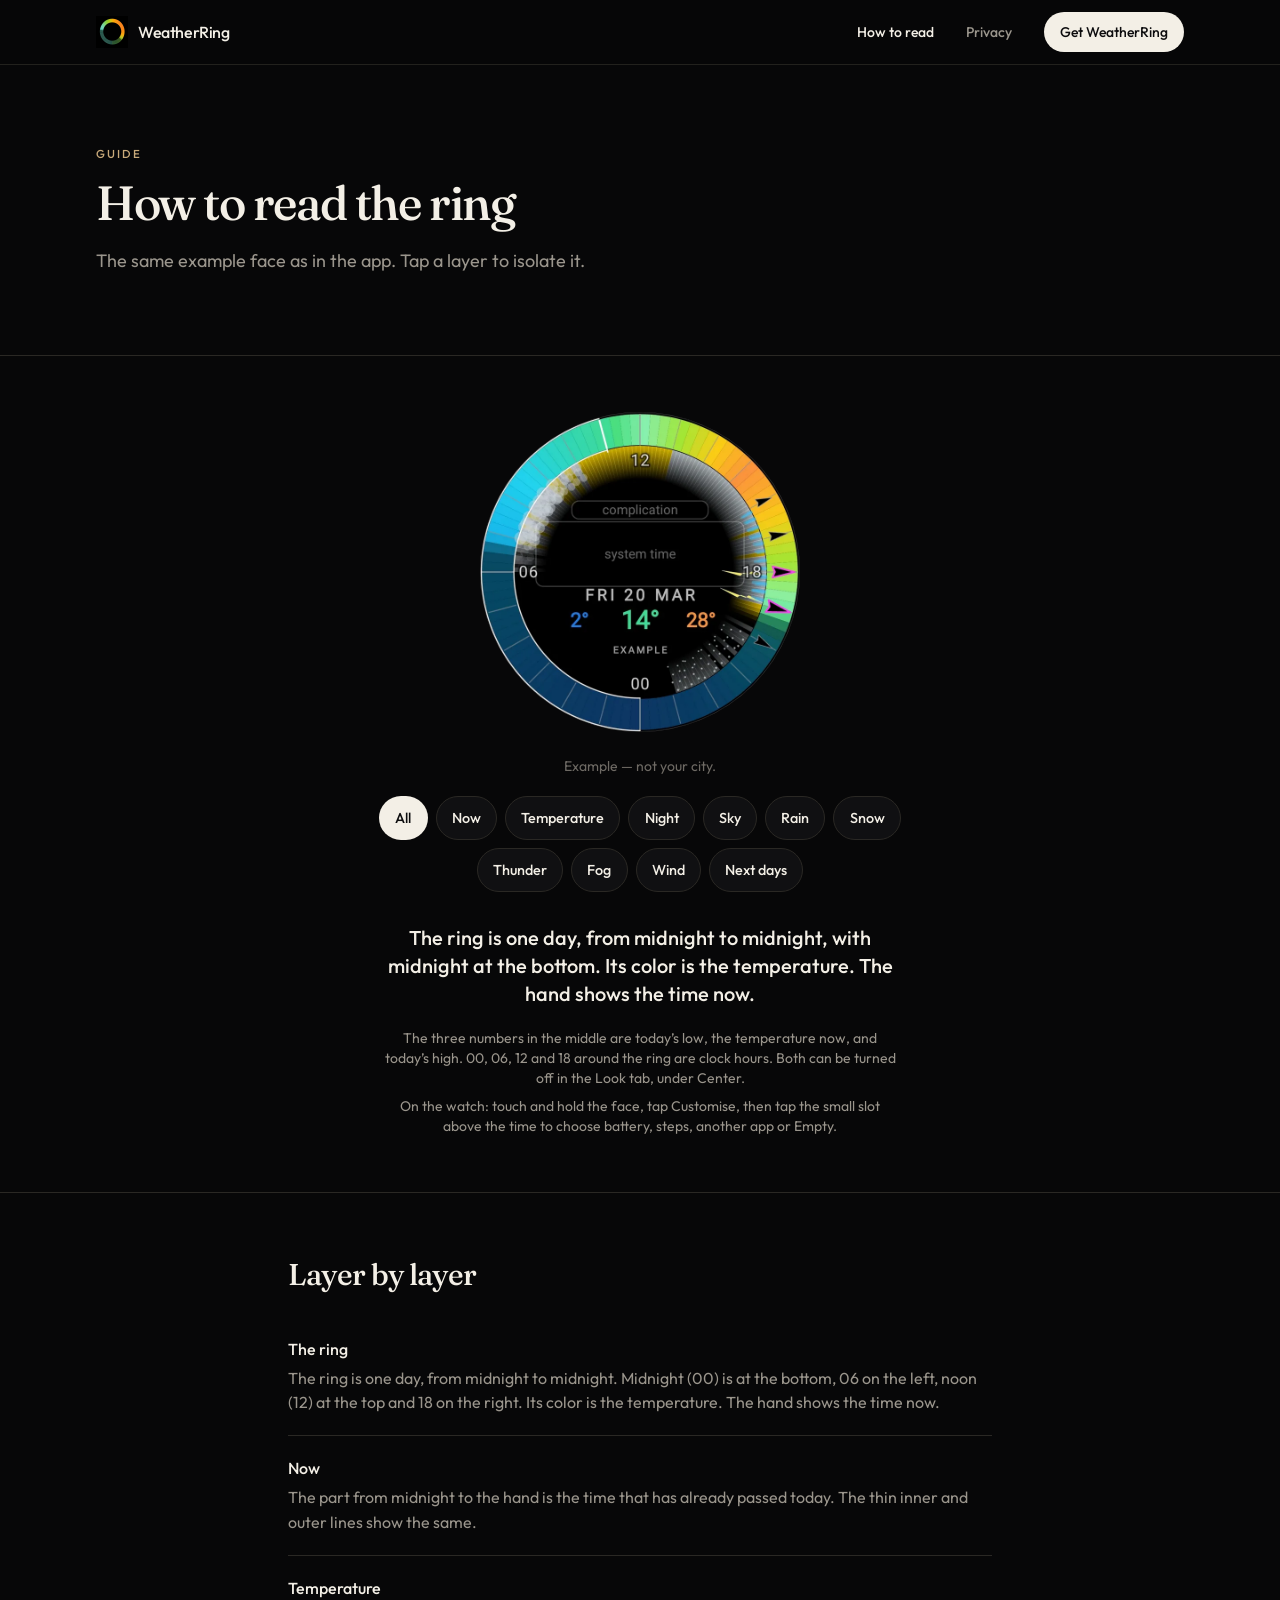
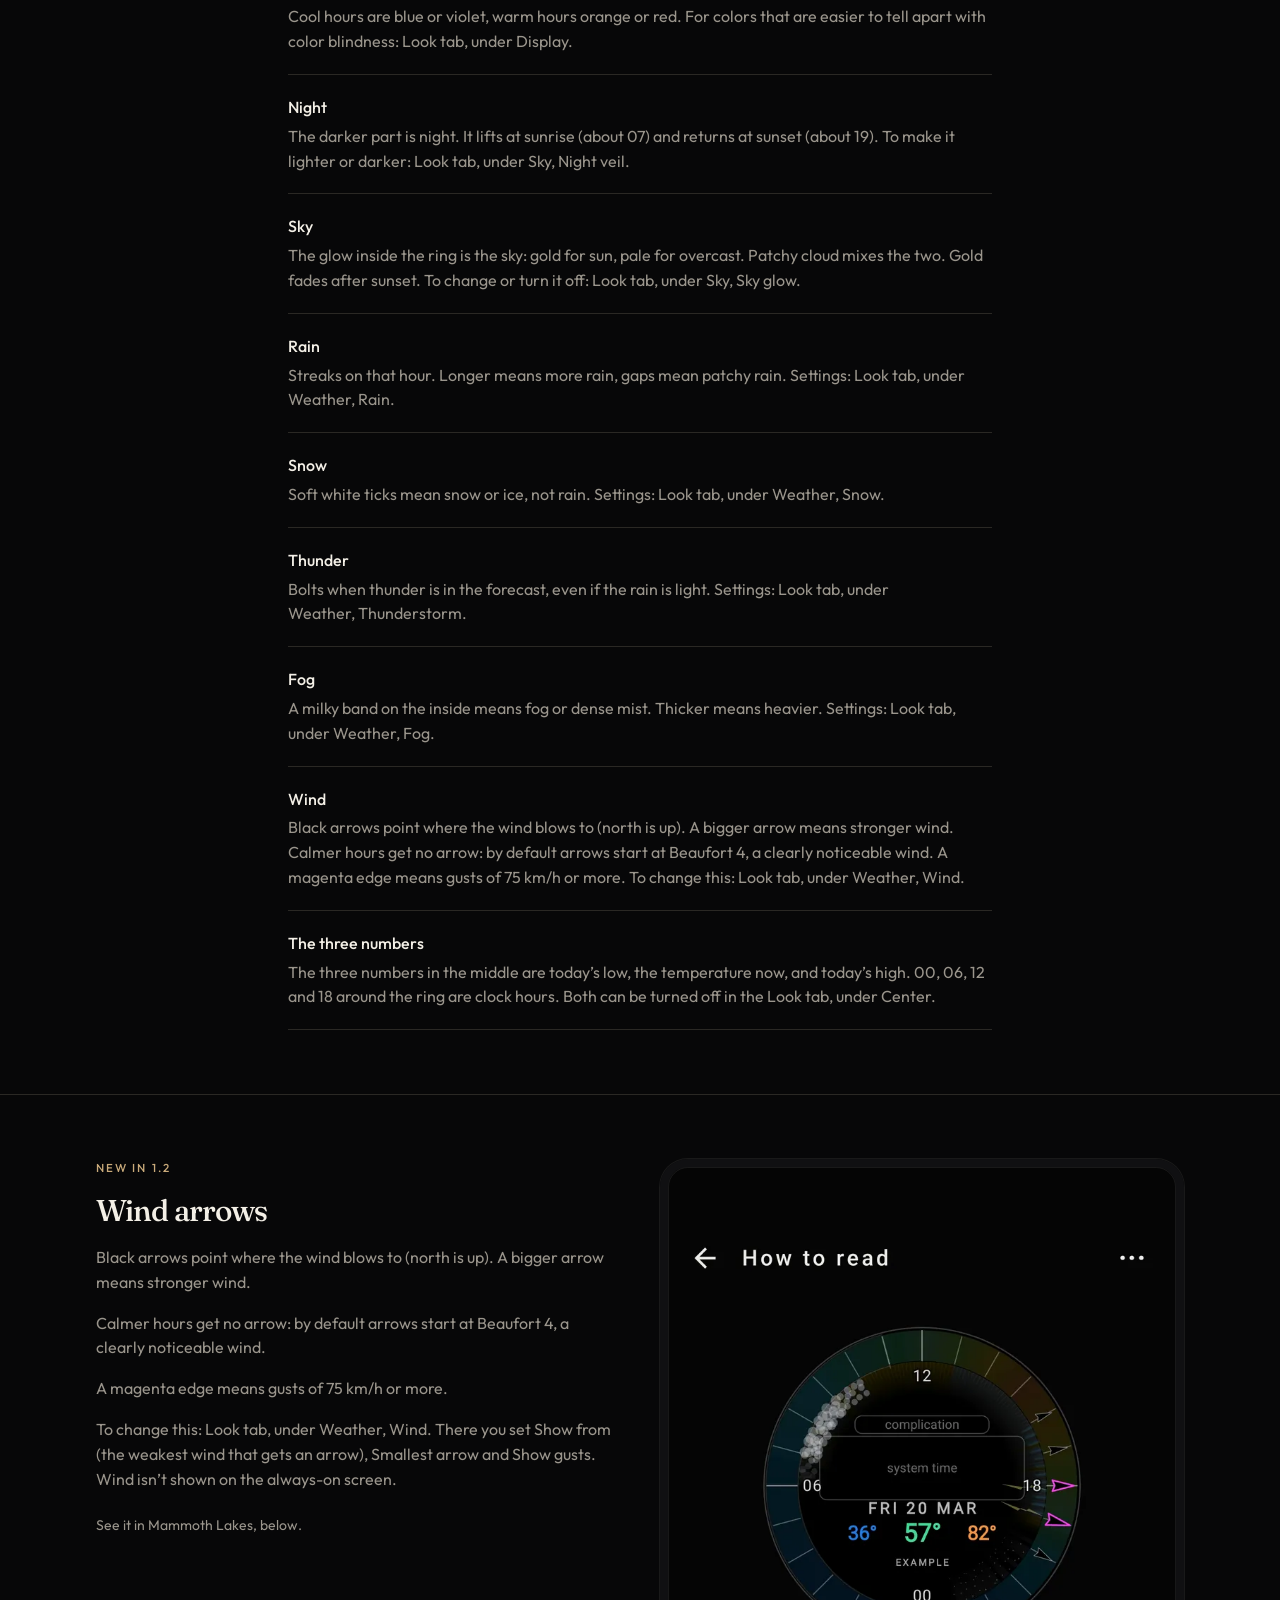
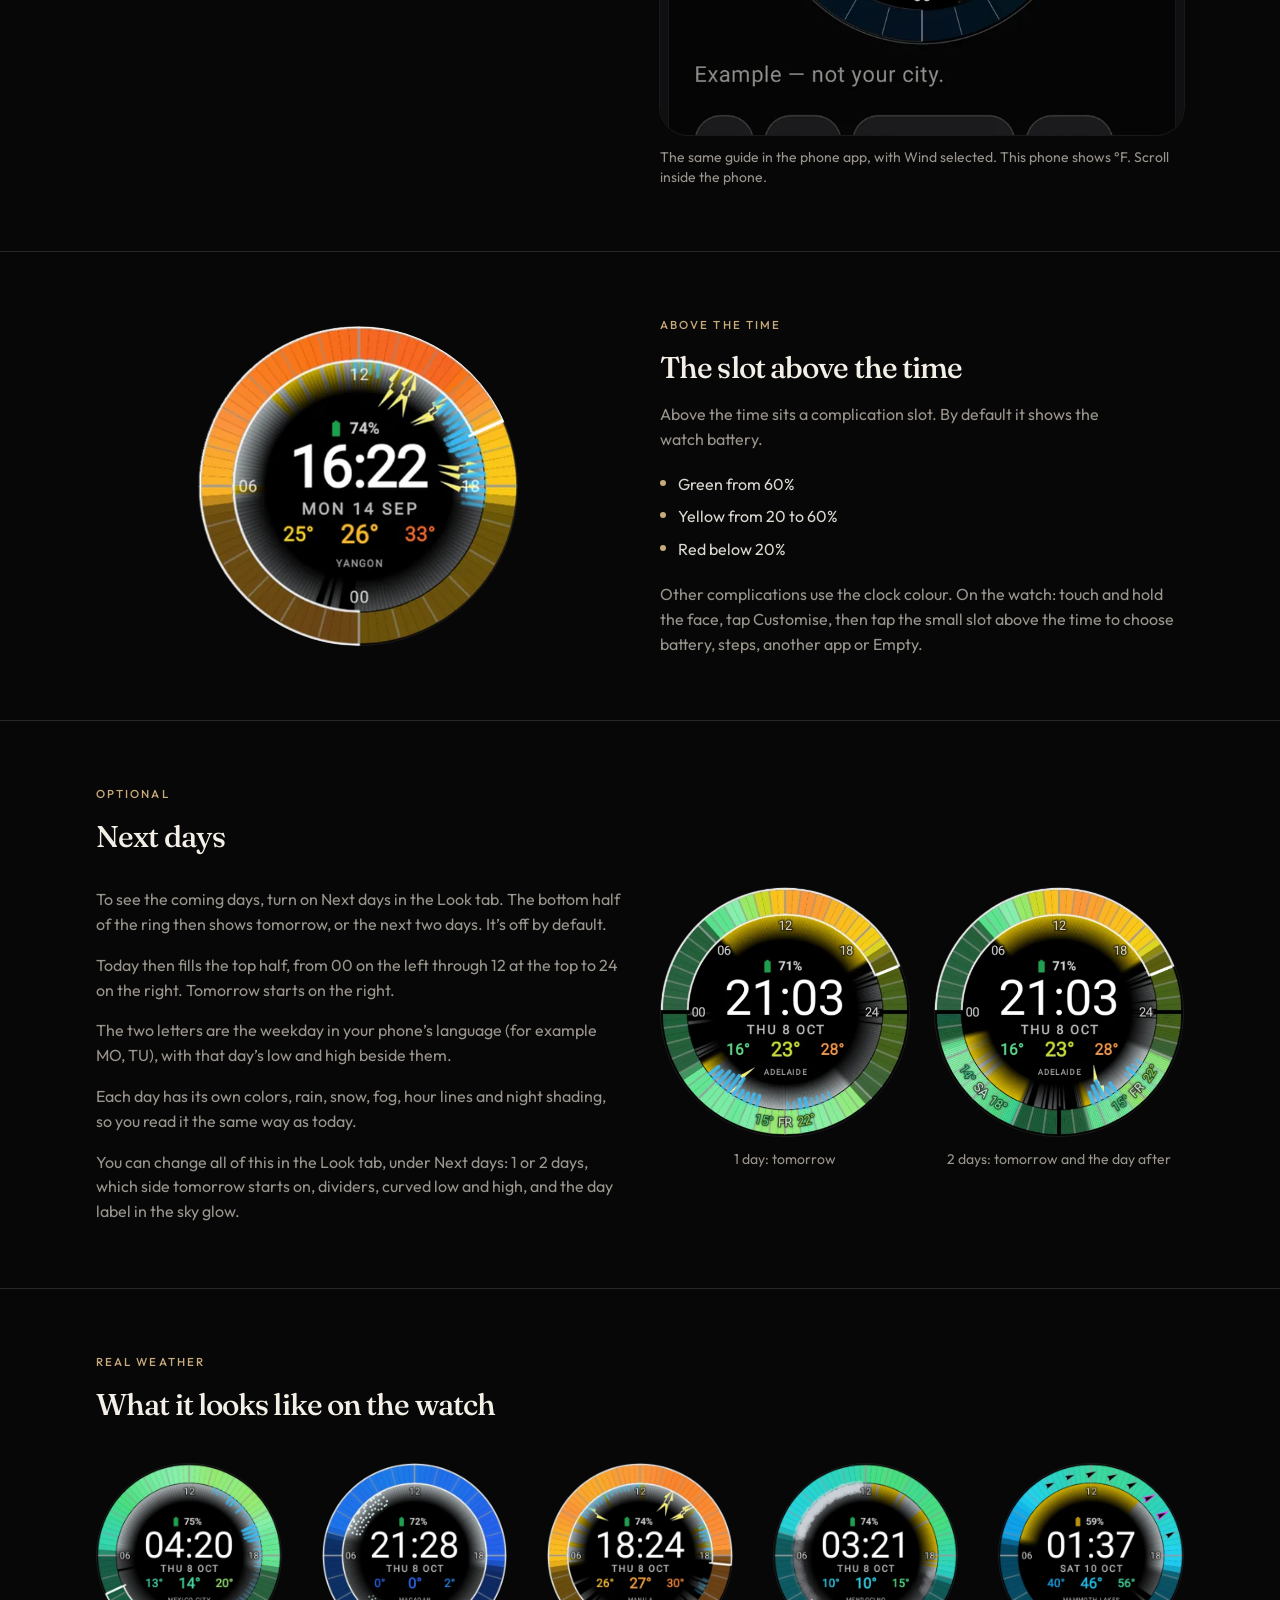
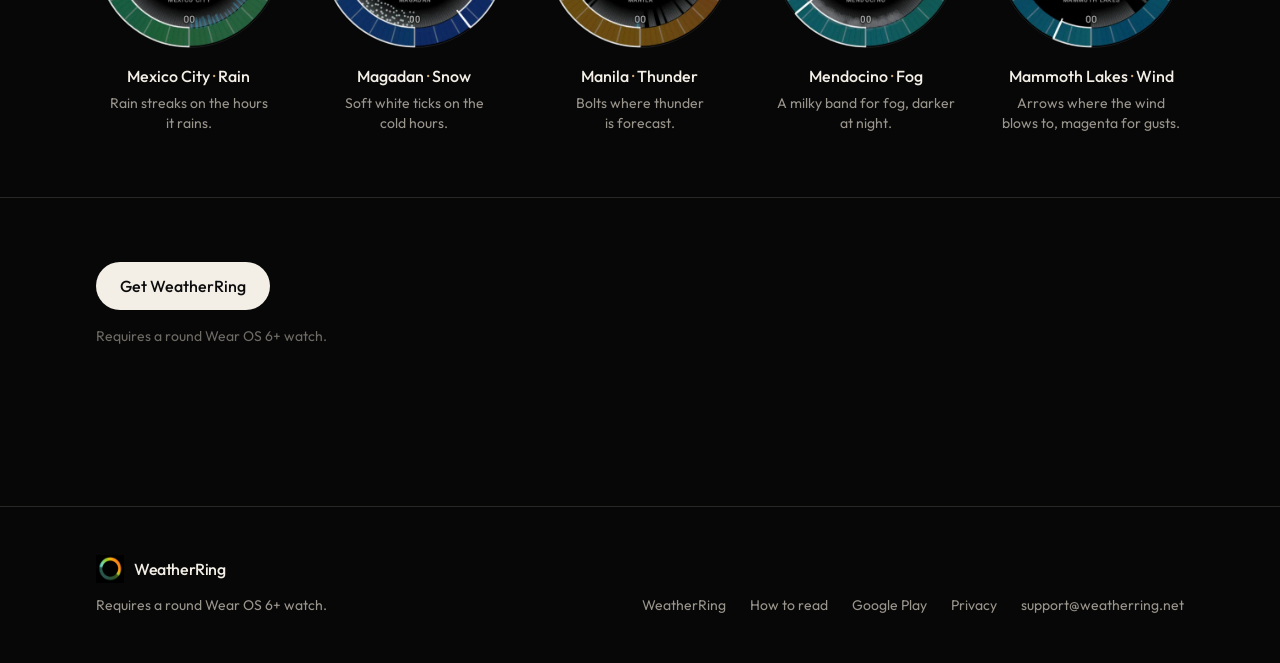
<file: how-to-read/index.html>
<!DOCTYPE html>
<html lang="en" class="antialiased">
<head>
  <meta charset="utf-8">
  <meta name="viewport" content="width=device-width, initial-scale=1">
  <title>How to read WeatherRing — 24-hour climate watch face</title>
  <meta name="description" content="The ring is one day, from midnight to midnight. Its color is the temperature. The hand shows the time now. How to read night, sky glow, rain, snow, thunder, fog, wind arrows, the slot above the time and the optional Next days on WeatherRing for Wear OS.">
  <meta name="theme-color" content="#070708">
  <link rel="canonical" href="https://weatherring.net/how-to-read">
  <link rel="alternate" type="text/plain" href="https://weatherring.net/llms.txt" title="llms.txt">
  <meta property="og:title" content="How to read WeatherRing — 24-hour climate watch face">
  <meta property="og:description" content="The ring is one day, from midnight to midnight. Its color is the temperature. The hand shows the time now. How to read night, sky glow, rain, snow, thunder, fog, wind arrows, the slot above the time and the optional Next days on WeatherRing for Wear OS.">
  <meta property="og:url" content="https://weatherring.net/how-to-read">
  <meta property="og:image" content="https://weatherring.net/images/read-all.jpg">
  <meta property="og:type" content="website">
  <meta property="og:site_name" content="WeatherRing">
  <meta name="twitter:card" content="summary_large_image">
  <meta name="twitter:title" content="How to read WeatherRing — 24-hour climate watch face">
  <meta name="twitter:description" content="The ring is one day, from midnight to midnight. Its color is the temperature. The hand shows the time now. How to read night, sky glow, rain, snow, thunder, fog, wind arrows, the slot above the time and the optional Next days on WeatherRing for Wear OS.">
  <meta name="twitter:image" content="https://weatherring.net/images/read-all.jpg">
  <link rel="preconnect" href="https://fonts.googleapis.com">
  <link rel="preconnect" href="https://fonts.gstatic.com" crossorigin>
  <link rel="stylesheet" href="https://fonts.googleapis.com/css2?family=Fraunces:opsz,wght@9..144,400;9..144,500;9..144,600&family=Outfit:wght@300;400;500;600&display=swap">
  <link rel="stylesheet" href="../css/site.css?v=12">
  <link rel="icon" type="image/svg+xml" href="../favicon.svg">
  <link rel="icon" type="image/png" sizes="32x32" href="../favicon-32.png">
  <link rel="apple-touch-icon" href="../apple-touch-icon.png">
<script type="application/ld+json">{"@context": "https://schema.org", "@type": "HowTo", "name": "How to read the WeatherRing", "description": "The ring is one day, from midnight to midnight, with midnight at the bottom. Its color is the temperature. The hand shows the time now.", "step": [{"@type": "HowToStep", "position": 1, "name": "All", "text": "The ring is one day, from midnight to midnight, with midnight at the bottom. Its color is the temperature. The hand shows the time now.", "url": "https://weatherring.net/how-to-read/#all", "image": "https://weatherring.net/images/read-all.jpg"}, {"@type": "HowToStep", "position": 2, "name": "Now", "text": "The part from midnight to the hand is the time that has already passed today. The thin inner and outer lines show the same.", "url": "https://weatherring.net/how-to-read/#now", "image": "https://weatherring.net/images/read-now.jpg"}, {"@type": "HowToStep", "position": 3, "name": "Temperature", "text": "Cool hours are blue or violet, warm hours orange or red. For colors that are easier to tell apart with color blindness: Look tab, under Display.", "url": "https://weatherring.net/how-to-read/#temperature", "image": "https://weatherring.net/images/read-temperature.jpg"}, {"@type": "HowToStep", "position": 4, "name": "Night", "text": "The darker part is night. It lifts at sunrise (about 07) and returns at sunset (about 19). To make it lighter or darker: Look tab, under Sky, Night veil.", "url": "https://weatherring.net/how-to-read/#night", "image": "https://weatherring.net/images/read-night.jpg"}, {"@type": "HowToStep", "position": 5, "name": "Sky", "text": "The glow inside the ring is the sky: gold for sun, pale for overcast. Patchy cloud mixes the two. Gold fades after sunset. To change or turn it off: Look tab, under Sky, Sky glow.", "url": "https://weatherring.net/how-to-read/#sky", "image": "https://weatherring.net/images/read-sky.jpg"}, {"@type": "HowToStep", "position": 6, "name": "Rain", "text": "Streaks on that hour. Longer means more rain, gaps mean patchy rain. Settings: Look tab, under Weather, Rain.", "url": "https://weatherring.net/how-to-read/#rain", "image": "https://weatherring.net/images/read-rain.jpg"}, {"@type": "HowToStep", "position": 7, "name": "Snow", "text": "Soft white ticks mean snow or ice, not rain. Settings: Look tab, under Weather, Snow.", "url": "https://weatherring.net/how-to-read/#snow", "image": "https://weatherring.net/images/read-snow.jpg"}, {"@type": "HowToStep", "position": 8, "name": "Thunder", "text": "Bolts when thunder is in the forecast, even if the rain is light. Settings: Look tab, under Weather, Thunderstorm.", "url": "https://weatherring.net/how-to-read/#thunder", "image": "https://weatherring.net/images/read-thunder.jpg"}, {"@type": "HowToStep", "position": 9, "name": "Fog", "text": "A milky band on the inside means fog or dense mist. Thicker means heavier. Settings: Look tab, under Weather, Fog.", "url": "https://weatherring.net/how-to-read/#fog", "image": "https://weatherring.net/images/read-fog.jpg"}, {"@type": "HowToStep", "position": 10, "name": "Wind", "text": "Black arrows point where the wind blows to (north is up). A bigger arrow means stronger wind. Calmer hours get no arrow: by default arrows start at Beaufort 4, a clearly noticeable wind. A magenta edge means gusts of 75 km/h or more. To change this: Look tab, under Weather, Wind.", "url": "https://weatherring.net/how-to-read/#wind", "image": "https://weatherring.net/images/read-wind.jpg"}, {"@type": "HowToStep", "position": 11, "name": "Next days (optional)", "text": "To see the coming days, turn on Next days in the Look tab. The bottom half of the ring then shows tomorrow, or the next two days. Tomorrow starts on the right. The two letters are the weekday in your phone's language (for example MO, TU), with that day's low and high beside them. You can change all of this in the Look tab, under Next days.", "url": "https://weatherring.net/how-to-read/#nextdays", "image": "https://weatherring.net/images/read-nextdays.jpg"}, {"@type": "HowToStep", "position": 12, "name": "Slot above the time", "text": "The complication slot above the time shows the watch battery by default: green from 60%, yellow from 20 to 60%, red below 20%. On the watch: touch and hold the face, tap Customise, then tap the small slot above the time to choose battery, steps, another app or Empty.", "url": "https://weatherring.net/how-to-read/#slot", "image": "https://weatherring.net/images/face-yangon-438.png"}]}</script>
<script type="application/ld+json">{"@context": "https://schema.org", "@type": "SoftwareApplication", "name": "WeatherRing", "applicationCategory": "LifestyleApplication", "operatingSystem": "Android, Wear OS 6 or newer", "softwareVersion": "1.2", "softwareRequirements": "Requires Wear OS 6 or newer. Not compatible with Wear OS 5 or older. The watch needs a round display. Android phone for the companion app.", "description": "A 24-hour forecast ring for round Wear OS 6+ watches. Customize the face and Always-On Display from your phone. Version 1.2 adds wind arrows on the ring, an optional look at the next days, a complication slot above the time with the watch battery by default, and refresh every 1, 2, 3 or 6 hours. Location access is optional.", "featureList": ["24-hour forecast ring, midnight to midnight", "Wind arrows on the ring: direction and strength, magenta edge for gusts from 75 km/h", "Optional Next days: tomorrow or the next 2 days in the bottom half of the ring, with low and high", "Complication slot above the time, watch battery by default", "Time Auto, 12 h or 24 h, optional seconds, always-on time brightness", "Temperature Auto, °C or °F", "Refresh every 1, 2, 3 or 6 hours", "Date and weekday letters follow the phone's language", "Rain, snow, thunder and fog on the ring", "Night veil and sky glow", "Customize the face and always-on from the phone"], "url": "https://weatherring.net", "image": "https://weatherring.net/og.jpg", "screenshot": ["https://weatherring.net/images/ws-yangon-1080.jpg", "https://weatherring.net/images/ws-wind-1080.jpg", "https://weatherring.net/images/ws-nextdays-720.jpg", "https://weatherring.net/images/face-mammothlakes-438.png", "https://weatherring.net/images/face-yangon-438.png", "https://weatherring.net/images/phone-look-12.jpg"], "downloadUrl": "https://play.google.com/store/apps/details?id=com.climatedayring.phone", "installUrl": "https://play.google.com/store/apps/details?id=com.climatedayring.phone", "offers": {"@type": "Offer", "availability": "https://schema.org/InStock", "url": "https://play.google.com/store/apps/details?id=com.climatedayring.phone", "price": "1.99", "priceCurrency": "EUR"}, "author": {"@type": "Organization", "name": "WeatherRing", "email": "support@weatherring.net", "url": "https://weatherring.net"}}</script>
</head>
<body class="bg-bg text-fg">
  <a href="#content" class="sr-only focus:not-sr-only focus:absolute focus:left-4 focus:top-4 focus:z-50 focus:rounded-full focus:bg-cream focus:px-4 focus:py-2 focus:text-ink">Skip to content</a>
  <header class="sticky top-0 z-40 border-b border-border/80 bg-bg/80 backdrop-blur-md">
    <div class="mx-auto flex h-16 max-w-6xl items-center justify-between px-5 sm:px-8">
      <a href="/" class="flex items-center gap-2.5 no-underline">
        <img src="../icon.png" alt="" width="32" height="32" class="size-8" aria-hidden="true">
        <span class="font-sans text-base font-medium tracking-tight text-fg">WeatherRing</span>
      </a>
      <nav class="hidden items-center gap-8 md:flex" aria-label="Primary">
        <a href="/how-to-read/" class="text-sm font-medium text-fg no-underline transition-colors duration-150 hover:text-fg">How to read</a>
        <a href="/privacy/" class="text-sm font-medium text-muted no-underline transition-colors duration-150 hover:text-fg">Privacy</a>
        <a href="https://play.google.com/store/apps/details?id=com.climatedayring.phone" class="inline-flex h-10 items-center rounded-full bg-cream px-4 text-sm font-medium text-ink no-underline transition-transform duration-150 ease-out active:scale-[0.96]">Get WeatherRing</a>
      </nav>
      <button type="button" class="relative size-11 md:hidden" data-nav-toggle aria-expanded="false" aria-controls="mobile-nav" aria-label="Open menu">
        <span class="absolute left-2.5 right-2.5 top-[18px] h-px bg-fg" data-bar="1"></span>
        <span class="absolute left-2.5 right-2.5 top-[26px] h-px bg-fg" data-bar="2"></span>
      </button>
    </div>
    <nav id="mobile-nav" class="hidden border-t border-border px-5 py-4 md:hidden" aria-label="Mobile">
      <div class="flex flex-col gap-1">
        <a href="/how-to-read/" class="flex min-h-11 items-center text-base text-fg no-underline">How to read</a>
        <a href="/privacy/" class="flex min-h-11 items-center text-base text-fg no-underline">Privacy</a>
        <a href="https://play.google.com/store/apps/details?id=com.climatedayring.phone" class="mt-2 inline-flex h-12 items-center justify-center rounded-full bg-cream font-medium text-ink no-underline">Get WeatherRing</a>
      </div>
    </nav>
  </header>

  <main id="content" class="pb-24">
    <header class="border-b border-border">
      <div class="mx-auto max-w-6xl px-5 py-16 sm:px-8 sm:py-20">
        <p class="kicker">Guide</p>
        <h1 class="mt-4 max-w-2xl font-display text-4xl text-fg sm:text-5xl">How to read the ring</h1>
        <p class="mt-5 max-w-xl text-lg text-muted">The same example face as in the app. Tap a layer to isolate it.</p>
      </div>
    </header>
    <section class="mx-auto max-w-6xl px-5 py-14 sm:px-8">
        <div class="mx-auto max-w-xl">
          <img data-layer-face src="../images/read-all.jpg" alt="Example WeatherRing face with every layer on, Friday 20 March: low 2°, now 14°, high 28°" width="720" height="720" class="face-disc mx-auto w-64 sm:w-72 lg:w-80">
          <p class="mt-6 text-center text-sm text-subtle">Example — not your city.</p>
          <div class="mt-5 flex flex-wrap justify-center gap-2" role="group" aria-label="Ring layers">
            <button type="button" class="layer-chip" data-layer="all" id="all" aria-pressed="true">All</button><button type="button" class="layer-chip" data-layer="now" id="now" aria-pressed="false">Now</button><button type="button" class="layer-chip" data-layer="temperature" id="temperature" aria-pressed="false">Temperature</button><button type="button" class="layer-chip" data-layer="night" id="night" aria-pressed="false">Night</button><button type="button" class="layer-chip" data-layer="sky" id="sky" aria-pressed="false">Sky</button><button type="button" class="layer-chip" data-layer="rain" id="rain" aria-pressed="false">Rain</button><button type="button" class="layer-chip" data-layer="snow" id="snow" aria-pressed="false">Snow</button><button type="button" class="layer-chip" data-layer="thunder" id="thunder" aria-pressed="false">Thunder</button><button type="button" class="layer-chip" data-layer="fog" id="fog" aria-pressed="false">Fog</button><button type="button" class="layer-chip" data-layer="wind" id="wind" aria-pressed="false">Wind</button><button type="button" class="layer-chip" data-layer="nextdays" id="nextdays" aria-pressed="false">Next days</button>
          </div>
          <div class="mt-8 text-center" aria-live="polite">
            <p class="mx-auto max-w-lg text-lg font-medium text-fg sm:text-xl" data-layer-caption>The ring is one day, from midnight to midnight, with midnight at the bottom. Its color is the temperature. The hand shows the time now.</p>
            <p class="mx-auto mt-5 max-w-lg text-sm text-muted">The three numbers in the middle are today’s low, the temperature now, and today’s high. 00, 06, 12 and 18 around the ring are clock hours. Both can be turned off in the Look tab, under Center.</p>
            <p class="mx-auto mt-2 max-w-lg text-sm text-muted">On the watch: touch and hold the face, tap Customise, then tap the small slot above the time to choose battery, steps, another app or Empty.</p>
          </div>
        </div>
    </section>

    <section class="border-t border-border">
      <div class="mx-auto max-w-3xl px-5 py-16 sm:px-8">
        <h2 class="font-display text-3xl text-fg">Layer by layer</h2>
        <dl class="mt-6">
          <div class="read-row"><dt class="font-medium text-fg">The ring</dt><dd class="mt-1 text-muted">The ring is one day, from midnight to midnight. Midnight (00) is at the bottom, 06 on the left, noon (12) at the top and 18 on the right. Its color is the temperature. The hand shows the time now.</dd></div>
          <div class="read-row"><dt class="font-medium text-fg">Now</dt><dd class="mt-1 text-muted">The part from midnight to the hand is the time that has already passed today. The thin inner and outer lines show the same.</dd></div>
          <div class="read-row"><dt class="font-medium text-fg">Temperature</dt><dd class="mt-1 text-muted">Cool hours are blue or violet, warm hours orange or red. For colors that are easier to tell apart with color blindness: Look tab, under Display.</dd></div>
          <div class="read-row"><dt class="font-medium text-fg">Night</dt><dd class="mt-1 text-muted">The darker part is night. It lifts at sunrise (about 07) and returns at sunset (about 19). To make it lighter or darker: Look tab, under Sky, Night veil.</dd></div>
          <div class="read-row"><dt class="font-medium text-fg">Sky</dt><dd class="mt-1 text-muted">The glow inside the ring is the sky: gold for sun, pale for overcast. Patchy cloud mixes the two. Gold fades after sunset. To change or turn it off: Look tab, under Sky, Sky glow.</dd></div>
          <div class="read-row"><dt class="font-medium text-fg">Rain</dt><dd class="mt-1 text-muted">Streaks on that hour. Longer means more rain, gaps mean patchy rain. Settings: Look tab, under Weather, Rain.</dd></div>
          <div class="read-row"><dt class="font-medium text-fg">Snow</dt><dd class="mt-1 text-muted">Soft white ticks mean snow or ice, not rain. Settings: Look tab, under Weather, Snow.</dd></div>
          <div class="read-row"><dt class="font-medium text-fg">Thunder</dt><dd class="mt-1 text-muted">Bolts when thunder is in the forecast, even if the rain is light. Settings: Look tab, under Weather, Thunderstorm.</dd></div>
          <div class="read-row"><dt class="font-medium text-fg">Fog</dt><dd class="mt-1 text-muted">A milky band on the inside means fog or dense mist. Thicker means heavier. Settings: Look tab, under Weather, Fog.</dd></div>
          <div class="read-row"><dt class="font-medium text-fg"><a href="#wind-arrows">Wind</a></dt><dd class="mt-1 text-muted">Black arrows point where the wind blows to (north is up). A bigger arrow means stronger wind. Calmer hours get no arrow: by default arrows start at Beaufort 4, a clearly noticeable wind. A magenta edge means gusts of 75 km/h or more. To change this: Look tab, under Weather, Wind.</dd></div>
          <div class="read-row"><dt class="font-medium text-fg">The three numbers</dt><dd class="mt-1 text-muted">The three numbers in the middle are today’s low, the temperature now, and today’s high. 00, 06, 12 and 18 around the ring are clock hours. Both can be turned off in the Look tab, under Center.</dd></div>
        </dl>
      </div>
    </section>

    <section id="wind-arrows" class="scroll-mt-24 border-t border-border">
      <div class="mx-auto grid max-w-6xl items-start gap-10 px-5 py-16 sm:px-8 md:grid-cols-2">
        <div>
          <p class="kicker">New in 1.2</p>
          <h2 class="mt-4 font-display text-3xl text-fg">Wind arrows</h2>
          <div class="prose-stack mt-4 text-muted">
            <p>Black arrows point where the wind blows to (north is up). A bigger arrow means stronger wind.</p>
            <p>Calmer hours get no arrow: by default arrows start at Beaufort 4, a clearly noticeable wind.</p>
            <p>A magenta edge means gusts of 75 km/h or more.</p>
            <p>To change this: Look tab, under Weather, Wind. There you set Show from (the weakest wind that gets an arrow), Smallest arrow and Show gusts. Wind isn’t shown on the always-on screen.</p>
          </div>
          <p class="mt-6 text-sm text-muted"><a href="#examples">See it in Mammoth Lakes</a>, below.</p>
        </div>
        <figure>
          <div class="phone-frame max-h-[36rem] overflow-y-auto">
            <picture><source type="image/webp" srcset="../images/phone-guide-wind-12.webp"><img src="../images/phone-guide-wind-12.jpg" alt="The How to read guide in the WeatherRing phone app with the Wind layer selected" width="720" height="2104" class="w-full" loading="lazy" decoding="async"></picture>
          </div>
          <figcaption class="mt-3 text-sm text-muted">The same guide in the phone app, with Wind selected. This phone shows °F. Scroll inside the phone.</figcaption>
        </figure>
      </div>
    </section>

    <section id="slot" class="scroll-mt-24 border-t border-border">
      <div class="mx-auto grid max-w-6xl items-center gap-10 px-5 py-16 sm:px-8 md:grid-cols-2">
        <picture><source type="image/webp" srcset="../images/face-yangon-438.webp"><img src="../images/face-yangon-438.png" alt="WeatherRing face in Yangon with a green battery icon at 74% above the time" width="438" height="438" class="face-disc face-slot mx-auto w-full" loading="lazy" decoding="async"></picture>
        <div>
          <p class="kicker">Above the time</p>
          <h2 class="mt-4 font-display text-3xl text-fg">The slot above the time</h2>
          <p class="mt-4 text-muted">Above the time sits a complication slot. By default it shows the watch battery.</p>
          <ul class="mt-5 space-y-2 text-fg/90">
            <li class="flex gap-3"><span class="mt-2 size-1.5 shrink-0 rounded-full bg-gold"></span><span>Green from 60%</span></li>
            <li class="flex gap-3"><span class="mt-2 size-1.5 shrink-0 rounded-full bg-gold"></span><span>Yellow from 20 to 60%</span></li>
            <li class="flex gap-3"><span class="mt-2 size-1.5 shrink-0 rounded-full bg-gold"></span><span>Red below 20%</span></li>
          </ul>
          <p class="mt-5 text-muted">Other complications use the clock colour. On the watch: touch and hold the face, tap Customise, then tap the small slot above the time to choose battery, steps, another app or Empty.</p>
        </div>
      </div>
    </section>

    <section id="next-days" class="scroll-mt-24 border-t border-border">
      <div class="mx-auto max-w-6xl px-5 py-16 sm:px-8">
        <p class="kicker">Optional</p>
        <h2 class="mt-4 max-w-2xl font-display text-3xl text-fg">Next days</h2>
        <div class="mt-8 grid items-start gap-10 md:grid-cols-2">
          <div class="prose-stack text-muted">
            <p>To see the coming days, turn on Next days in the Look tab. The bottom half of the ring then shows tomorrow, or the next two days. It’s off by default.</p>
            <p>Today then fills the top half, from 00 on the left through 12 at the top to 24 on the right. Tomorrow starts on the right.</p>
            <p>The two letters are the weekday in your phone’s language (for example MO, TU), with that day’s low and high beside them.</p>
            <p>Each day has its own colors, rain, snow, fog, hour lines and night shading, so you read it the same way as today.</p>
            <p>You can change all of this in the Look tab, under Next days: 1 or 2 days, which side tomorrow starts on, dividers, curved low and high, and the day label in the sky glow.</p>
          </div>
          <div class="two-up">
            <figure>
              <picture><source type="image/webp" srcset="../images/face-adelaide-1day-438.webp"><img src="../images/face-adelaide-1day-438.png" alt="WeatherRing in Adelaide with Next days set to 1 day: Friday in the bottom half, low 15°, high 22°" width="438" height="438" class="face-disc w-full" loading="lazy" decoding="async"></picture>
              <figcaption class="mt-3 text-center text-sm text-muted">1 day: tomorrow</figcaption>
            </figure>
            <figure>
              <picture><source type="image/webp" srcset="../images/face-adelaide-2days-438.webp"><img src="../images/face-adelaide-2days-438.png" alt="WeatherRing in Adelaide with Next days set to 2 days: Friday on the right and Saturday on the left, each with its low and high" width="438" height="438" class="face-disc w-full" loading="lazy" decoding="async"></picture>
              <figcaption class="mt-3 text-center text-sm text-muted">2 days: tomorrow and the day after</figcaption>
            </figure>
          </div>
        </div>
      </div>
    </section>

    <section class="border-t border-border">
      <div class="mx-auto max-w-6xl px-5 py-16 sm:px-8">
        <p class="kicker">Real weather</p>
        <h2 id="examples" class="mt-4 max-w-2xl scroll-mt-24 font-display text-3xl text-fg">What it looks like on the watch</h2>
        <div class="mt-10 grid gap-10 sm:grid-cols-2 examples-5">
          <figure>
            <picture><source type="image/webp" srcset="../images/face-mexicocity-438.webp"><img src="../images/face-mexicocity-438.png" alt="WeatherRing in Mexico City with rain streaks on the rim" width="438" height="438" class="face-disc face-example mx-auto w-full" loading="lazy" decoding="async"></picture>
            <figcaption class="mt-4 text-center"><span class="font-medium text-fg">Mexico City<span class="text-gold"> · </span>Rain</span><span class="mt-1 block text-sm text-muted">Rain streaks on the hours it rains.</span></figcaption>
          </figure>
          <figure>
            <picture><source type="image/webp" srcset="../images/face-magadan-438.webp"><img src="../images/face-magadan-438.png" alt="WeatherRing in Magadan with snow ticks on a cold blue rim" width="438" height="438" class="face-disc face-example mx-auto w-full" loading="lazy" decoding="async"></picture>
            <figcaption class="mt-4 text-center"><span class="font-medium text-fg">Magadan<span class="text-gold"> · </span>Snow</span><span class="mt-1 block text-sm text-muted">Soft white ticks on the cold hours.</span></figcaption>
          </figure>
          <figure>
            <picture><source type="image/webp" srcset="../images/face-manila-438.webp"><img src="../images/face-manila-438.png" alt="WeatherRing in Manila with lightning bolts and rain on the rim" width="438" height="438" class="face-disc face-example mx-auto w-full" loading="lazy" decoding="async"></picture>
            <figcaption class="mt-4 text-center"><span class="font-medium text-fg">Manila<span class="text-gold"> · </span>Thunder</span><span class="mt-1 block text-sm text-muted">Bolts where thunder is forecast.</span></figcaption>
          </figure>
          <figure>
            <picture><source type="image/webp" srcset="../images/face-mendocino-438.webp"><img src="../images/face-mendocino-438.png" alt="WeatherRing in Mendocino with a milky fog band and night shading" width="438" height="438" class="face-disc face-example mx-auto w-full" loading="lazy" decoding="async"></picture>
            <figcaption class="mt-4 text-center"><span class="font-medium text-fg">Mendocino<span class="text-gold"> · </span>Fog</span><span class="mt-1 block text-sm text-muted">A milky band for fog, darker at night.</span></figcaption>
          </figure>
          <figure>
            <picture><source type="image/webp" srcset="../images/face-mammothlakes-438.webp"><img src="../images/face-mammothlakes-438.png" alt="WeatherRing in Mammoth Lakes with black wind arrows on the ring, two with a magenta gust edge" width="438" height="438" class="face-disc face-example mx-auto w-full" loading="lazy" decoding="async"></picture>
            <figcaption class="mt-4 text-center"><span class="font-medium text-fg">Mammoth Lakes<span class="text-gold"> · </span>Wind</span><span class="mt-1 block text-sm text-muted">Arrows where the wind blows to, magenta for gusts.</span></figcaption>
          </figure>
        </div>
      </div>
    </section>
    <section class="border-t border-border">
      <div class="mx-auto max-w-6xl px-5 py-16 sm:px-8">
        <p class="mt-0"><a href="https://play.google.com/store/apps/details?id=com.climatedayring.phone" class="inline-flex h-12 items-center rounded-full bg-cream px-6 font-medium text-ink no-underline">Get WeatherRing</a></p>
        <p class="mt-4 text-sm text-subtle">Requires a round Wear OS 6+ watch.</p>
      </div>
    </section>
  </main>
  <footer class="border-t border-border">
    <div class="mx-auto flex max-w-6xl flex-col gap-8 px-5 py-12 sm:px-8 md:flex-row md:items-end md:justify-between">
      <div>
        <div class="flex items-center gap-2.5">
          <img src="../icon.png" alt="" width="32" height="32" class="size-7" aria-hidden="true">
          <span class="font-medium tracking-tight">WeatherRing</span>
        </div>
        <p class="mt-3 max-w-sm text-sm text-muted">Requires a round Wear OS 6+ watch.</p>
      </div>
      <nav class="flex flex-wrap gap-x-6 gap-y-3 text-sm text-muted" aria-label="Footer">
        <a href="/" class="hover:text-fg">WeatherRing</a>
        <a href="/how-to-read/" class="hover:text-fg">How to read</a>
        <a href="https://play.google.com/store/apps/details?id=com.climatedayring.phone" class="hover:text-fg">Google Play</a>
        <a href="/privacy/" class="hover:text-fg">Privacy</a>
        <a href="mailto:support@weatherring.net" class="hover:text-fg">support@weatherring.net</a>
      </nav>
    </div>
  </footer>
  <script src="../js/site.js?v=12" defer></script>
</body>
</html>
</file>
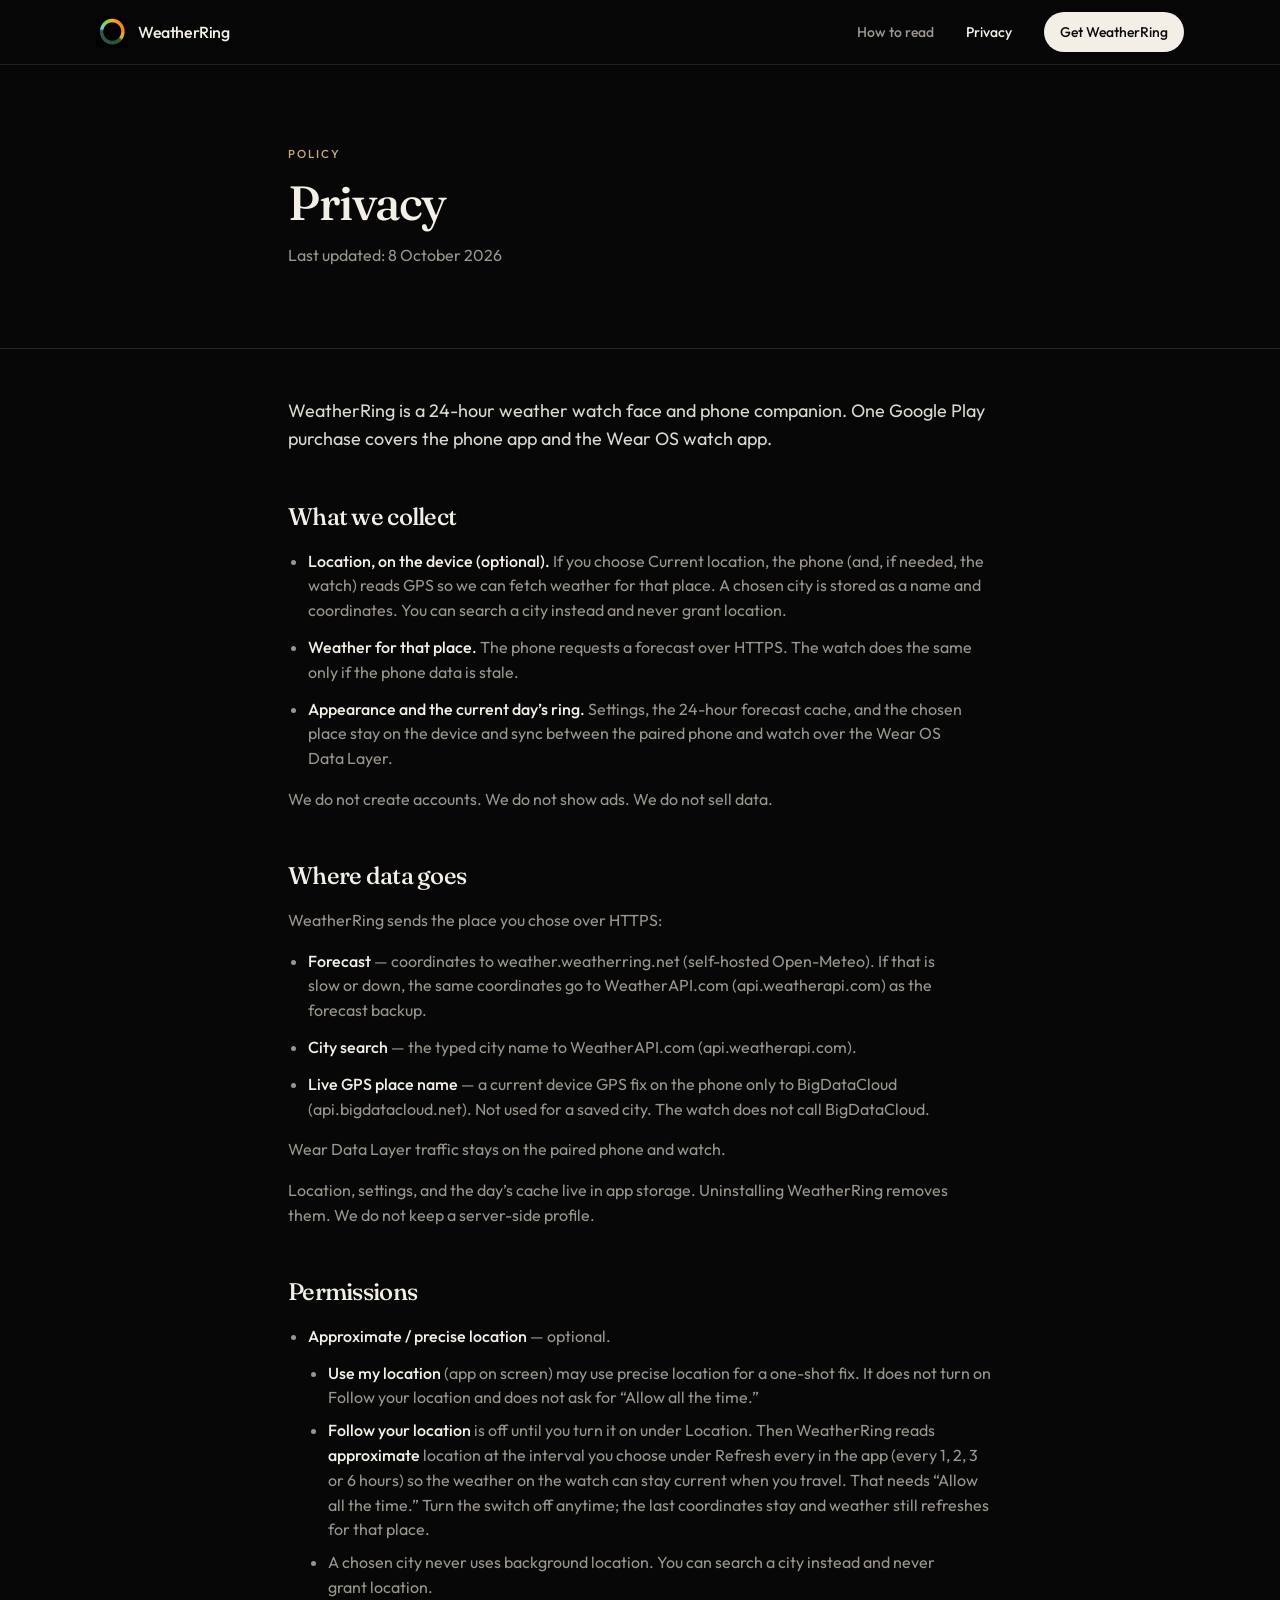
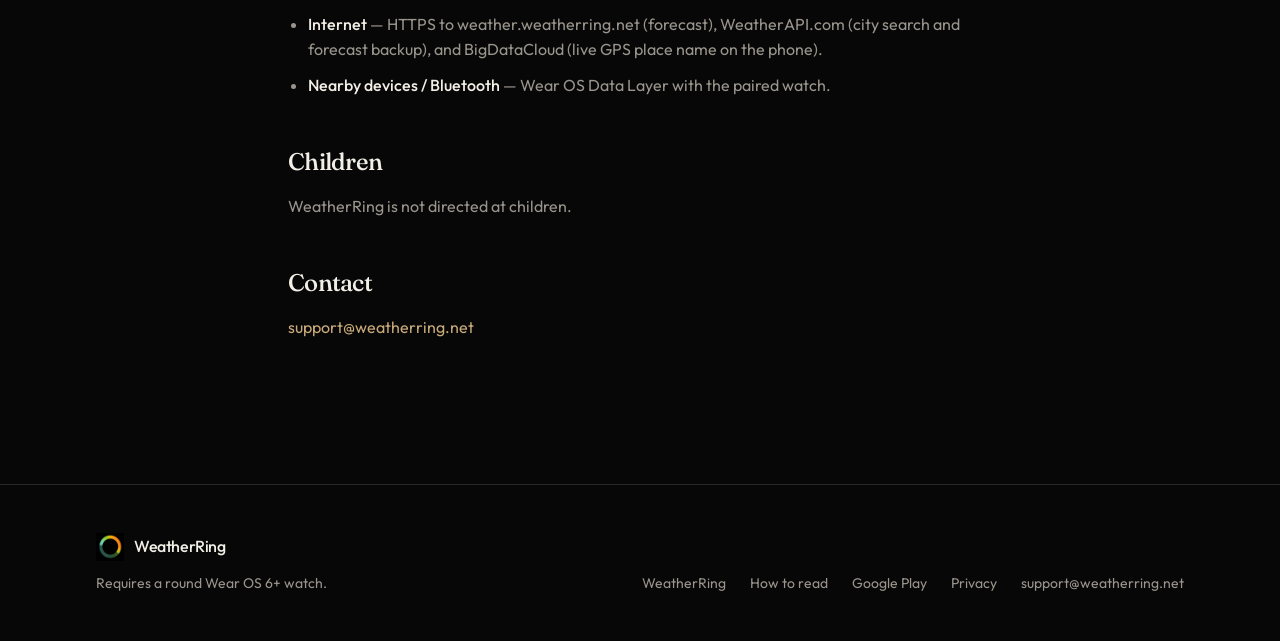
<file: privacy/index.html>
<!DOCTYPE html>
<html lang="en" class="antialiased">
<head>
  <meta charset="utf-8">
  <meta name="viewport" content="width=device-width, initial-scale=1">
  <title>Privacy — WeatherRing</title>
  <meta name="description" content="WeatherRing privacy policy. No accounts, no ads, no sale of data. Location is optional. Last updated 8 October 2026.">
  <meta name="theme-color" content="#070708">
  <link rel="canonical" href="https://weatherring.net/privacy/">
  <link rel="alternate" type="text/plain" href="https://weatherring.net/llms.txt" title="llms.txt">
  <meta property="og:title" content="Privacy — WeatherRing">
  <meta property="og:description" content="WeatherRing privacy policy. No accounts, no ads, no sale of data. Location is optional. Last updated 8 October 2026.">
  <meta property="og:url" content="https://weatherring.net/privacy/">
  <meta property="og:image" content="https://weatherring.net/og.jpg">
  <meta property="og:type" content="website">
  <meta property="og:site_name" content="WeatherRing">
  <meta name="twitter:card" content="summary_large_image">
  <meta name="twitter:title" content="Privacy — WeatherRing">
  <meta name="twitter:description" content="WeatherRing privacy policy. No accounts, no ads, no sale of data. Location is optional. Last updated 8 October 2026.">
  <meta name="twitter:image" content="https://weatherring.net/og.jpg">
  <link rel="preconnect" href="https://fonts.googleapis.com">
  <link rel="preconnect" href="https://fonts.gstatic.com" crossorigin>
  <link rel="stylesheet" href="https://fonts.googleapis.com/css2?family=Fraunces:opsz,wght@9..144,400;9..144,500;9..144,600&family=Outfit:wght@300;400;500;600&display=swap">
  <link rel="stylesheet" href="../css/site.css?v=12">
  <link rel="icon" type="image/svg+xml" href="../favicon.svg">
  <link rel="icon" type="image/png" sizes="32x32" href="../favicon-32.png">
  <link rel="apple-touch-icon" href="../apple-touch-icon.png">
<script type="application/ld+json">{"@context": "https://schema.org", "@type": "SoftwareApplication", "name": "WeatherRing", "applicationCategory": "LifestyleApplication", "operatingSystem": "Android, Wear OS 6 or newer", "softwareRequirements": "Requires Wear OS 6 or newer. Not compatible with Wear OS 5 or older. The watch needs a round display. Android phone for the companion app.", "description": "A 24-hour climate ring for round Wear OS 6+ watches. Customize the face and always-on from the Android companion. GPS is optional.", "url": "https://weatherring.net", "image": "https://weatherring.net/og.jpg", "screenshot": "https://weatherring.net/images/read-all.jpg", "downloadUrl": "https://play.google.com/store/apps/details?id=com.climatedayring.phone", "installUrl": "https://play.google.com/store/apps/details?id=com.climatedayring.phone", "offers": {"@type": "Offer", "availability": "https://schema.org/InStock", "url": "https://play.google.com/store/apps/details?id=com.climatedayring.phone", "price": "1.99", "priceCurrency": "EUR"}, "author": {"@type": "Organization", "name": "WeatherRing", "email": "support@weatherring.net", "url": "https://weatherring.net"}}</script>
</head>
<body class="bg-bg text-fg">
  <a href="#content" class="sr-only focus:not-sr-only focus:absolute focus:left-4 focus:top-4 focus:z-50 focus:rounded-full focus:bg-cream focus:px-4 focus:py-2 focus:text-ink">Skip to content</a>
  <header class="sticky top-0 z-40 border-b border-border/80 bg-bg/80 backdrop-blur-md">
    <div class="mx-auto flex h-16 max-w-6xl items-center justify-between px-5 sm:px-8">
      <a href="/" class="flex items-center gap-2.5 no-underline">
        <img src="../icon.png" alt="" width="32" height="32" class="size-8" aria-hidden="true">
        <span class="font-sans text-base font-medium tracking-tight text-fg">WeatherRing</span>
      </a>
      <nav class="hidden items-center gap-8 md:flex" aria-label="Primary">
        <a href="/how-to-read/" class="text-sm font-medium text-muted no-underline transition-colors duration-150 hover:text-fg">How to read</a>
        <a href="/privacy/" class="text-sm font-medium text-fg no-underline transition-colors duration-150 hover:text-fg">Privacy</a>
        <a href="https://play.google.com/store/apps/details?id=com.climatedayring.phone" class="inline-flex h-10 items-center rounded-full bg-cream px-4 text-sm font-medium text-ink no-underline transition-transform duration-150 ease-out active:scale-[0.96]">Get WeatherRing</a>
      </nav>
      <button type="button" class="relative size-11 md:hidden" data-nav-toggle aria-expanded="false" aria-controls="mobile-nav" aria-label="Open menu">
        <span class="absolute left-2.5 right-2.5 top-[18px] h-px bg-fg" data-bar="1"></span>
        <span class="absolute left-2.5 right-2.5 top-[26px] h-px bg-fg" data-bar="2"></span>
      </button>
    </div>
    <nav id="mobile-nav" class="hidden border-t border-border px-5 py-4 md:hidden" aria-label="Mobile">
      <div class="flex flex-col gap-1">
        <a href="/how-to-read/" class="flex min-h-11 items-center text-base text-fg no-underline">How to read</a>
        <a href="/privacy/" class="flex min-h-11 items-center text-base text-fg no-underline">Privacy</a>
        <a href="https://play.google.com/store/apps/details?id=com.climatedayring.phone" class="mt-2 inline-flex h-12 items-center justify-center rounded-full bg-cream font-medium text-ink no-underline">Get WeatherRing</a>
      </div>
    </nav>
  </header>

  <main id="content" class="pb-24">
    <header class="border-b border-border">
      <div class="mx-auto max-w-3xl px-5 py-16 sm:px-8 sm:py-20">
        <p class="kicker">Policy</p>
        <h1 class="mt-4 font-display text-4xl text-fg sm:text-5xl">Privacy</h1>
        <p class="mt-4 text-muted">Last updated: 8 October 2026</p>
      </div>
    </header>
    <article class="mx-auto max-w-3xl px-5 py-12 sm:px-8">
      <p class="text-lg text-fg/90">WeatherRing is a 24-hour weather watch face and phone companion. One Google Play purchase covers the phone app and the Wear OS watch app.</p>
      <h2 class="mt-12 font-display text-2xl text-fg">What we collect</h2>
      <ul class="mt-4 list-disc space-y-3 pl-5 text-muted">
        <li><strong class="font-medium text-fg">Location, on the device (optional).</strong> If you choose Current location, the phone (and, if needed, the watch) reads GPS so we can fetch weather for that place. A chosen city is stored as a name and coordinates. You can search a city instead and never grant location.</li>
        <li><strong class="font-medium text-fg">Weather for that place.</strong> The phone requests a forecast over HTTPS. The watch does the same only if the phone data is stale.</li>
        <li><strong class="font-medium text-fg">Appearance and the current day’s ring.</strong> Settings, the 24-hour forecast cache, and the chosen place stay on the device and sync between the paired phone and watch over the Wear OS Data Layer.</li>
      </ul>
      <p class="mt-4 text-muted">We do not create accounts. We do not show ads. We do not sell data.</p>
      <h2 class="mt-12 font-display text-2xl text-fg">Where data goes</h2>
      <p class="mt-4 text-muted">WeatherRing sends the place you chose over HTTPS:</p>
      <ul class="mt-4 list-disc space-y-3 pl-5 text-muted">
        <li><strong class="font-medium text-fg">Forecast</strong> — coordinates to weather.weatherring.net (self-hosted Open-Meteo). If that is slow or down, the same coordinates go to WeatherAPI.com (api.weatherapi.com) as the forecast backup.</li>
        <li><strong class="font-medium text-fg">City search</strong> — the typed city name to WeatherAPI.com (api.weatherapi.com).</li>
        <li><strong class="font-medium text-fg">Live GPS place name</strong> — a current device GPS fix on the phone only to BigDataCloud (api.bigdatacloud.net). Not used for a saved city. The watch does not call BigDataCloud.</li>
      </ul>
      <p class="mt-4 text-muted">Wear Data Layer traffic stays on the paired phone and watch.</p>
      <p class="mt-4 text-muted">Location, settings, and the day’s cache live in app storage. Uninstalling WeatherRing removes them. We do not keep a server-side profile.</p>
      <h2 class="mt-12 font-display text-2xl text-fg">Permissions</h2>
      <ul class="mt-4 list-disc space-y-3 pl-5 text-muted">
        <li><strong class="font-medium text-fg">Approximate / precise location</strong> — optional.
          <ul class="mt-3 list-disc space-y-2 pl-5">
            <li><strong class="font-medium text-fg">Use my location</strong> (app on screen) may use precise location for a one-shot fix. It does not turn on Follow your location and does not ask for “Allow all the time.”</li>
            <li><strong class="font-medium text-fg">Follow your location</strong> is off until you turn it on under Location. Then WeatherRing reads <strong class="font-medium text-fg">approximate</strong> location at the interval you choose under Refresh every in the app (every 1, 2, 3 or 6 hours) so the weather on the watch can stay current when you travel. That needs “Allow all the time.” Turn the switch off anytime; the last coordinates stay and weather still refreshes for that place.</li>
            <li>A chosen city never uses background location. You can search a city instead and never grant location.</li>
          </ul>
        </li>
        <li><strong class="font-medium text-fg">Internet</strong> — HTTPS to weather.weatherring.net (forecast), WeatherAPI.com (city search and forecast backup), and BigDataCloud (live GPS place name on the phone).</li>
        <li><strong class="font-medium text-fg">Nearby devices / Bluetooth</strong> — Wear OS Data Layer with the paired watch.</li>
      </ul>
      <h2 class="mt-12 font-display text-2xl text-fg">Children</h2>
      <p class="mt-4 text-muted">WeatherRing is not directed at children.</p>
      <h2 class="mt-12 font-display text-2xl text-fg">Contact</h2>
      <p class="mt-4 text-muted"><a href="mailto:support@weatherring.net" class="text-gold">support@weatherring.net</a></p>
    </article>
  </main>
  <footer class="border-t border-border">
    <div class="mx-auto flex max-w-6xl flex-col gap-8 px-5 py-12 sm:px-8 md:flex-row md:items-end md:justify-between">
      <div>
        <div class="flex items-center gap-2.5">
          <img src="../icon.png" alt="" width="32" height="32" class="size-7" aria-hidden="true">
          <span class="font-medium tracking-tight">WeatherRing</span>
        </div>
        <p class="mt-3 max-w-sm text-sm text-muted">Requires a round Wear OS 6+ watch.</p>
      </div>
      <nav class="flex flex-wrap gap-x-6 gap-y-3 text-sm text-muted" aria-label="Footer">
        <a href="/" class="hover:text-fg">WeatherRing</a>
        <a href="/how-to-read/" class="hover:text-fg">How to read</a>
        <a href="https://play.google.com/store/apps/details?id=com.climatedayring.phone" class="hover:text-fg">Google Play</a>
        <a href="/privacy/" class="hover:text-fg">Privacy</a>
        <a href="mailto:support@weatherring.net" class="hover:text-fg">support@weatherring.net</a>
      </nav>
    </div>
  </footer>
  <script src="../js/site.js?v=12" defer></script>
</body>
</html>
</file>
<file: css/site.css>
/*! tailwindcss v4.3.3 | MIT License | https://tailwindcss.com */
@layer properties{@supports (((-webkit-hyphens:none)) and (not (margin-trim:inline))) or ((-moz-orient:inline) and (not (color:rgb(from red r g b)))){*,:before,:after,::backdrop{--tw-scale-x:1;--tw-scale-y:1;--tw-scale-z:1;--tw-rotate-x:initial;--tw-rotate-y:initial;--tw-rotate-z:initial;--tw-skew-x:initial;--tw-skew-y:initial;--tw-space-y-reverse:0;--tw-border-style:solid;--tw-leading:initial;--tw-font-weight:initial;--tw-tracking:initial;--tw-ordinal:initial;--tw-slashed-zero:initial;--tw-numeric-figure:initial;--tw-numeric-spacing:initial;--tw-numeric-fraction:initial;--tw-shadow:0 0 #0000;--tw-shadow-color:initial;--tw-shadow-alpha:100%;--tw-inset-shadow:0 0 #0000;--tw-inset-shadow-color:initial;--tw-inset-shadow-alpha:100%;--tw-ring-color:initial;--tw-ring-shadow:0 0 #0000;--tw-inset-ring-color:initial;--tw-inset-ring-shadow:0 0 #0000;--tw-ring-inset:initial;--tw-ring-offset-width:0px;--tw-ring-offset-color:#fff;--tw-ring-offset-shadow:0 0 #0000;--tw-outline-style:solid;--tw-blur:initial;--tw-brightness:initial;--tw-contrast:initial;--tw-grayscale:initial;--tw-hue-rotate:initial;--tw-invert:initial;--tw-opacity:initial;--tw-saturate:initial;--tw-sepia:initial;--tw-drop-shadow:initial;--tw-drop-shadow-color:initial;--tw-drop-shadow-alpha:100%;--tw-drop-shadow-size:initial;--tw-backdrop-blur:initial;--tw-backdrop-brightness:initial;--tw-backdrop-contrast:initial;--tw-backdrop-grayscale:initial;--tw-backdrop-hue-rotate:initial;--tw-backdrop-invert:initial;--tw-backdrop-opacity:initial;--tw-backdrop-saturate:initial;--tw-backdrop-sepia:initial;--tw-duration:initial;--tw-ease:initial;--tw-content:"";--tw-translate-x:0;--tw-translate-y:0;--tw-translate-z:0}}}@layer theme{:root,:host{--font-sans:"Outfit", ui-sans-serif, system-ui, sans-serif;--font-mono:ui-monospace, SFMono-Regular, Menlo, Monaco, Consolas, "Liberation Mono", "Courier New", monospace;--color-red-500:oklch(63.7% .237 25.331);--color-zinc-50:oklch(98.5% 0 none);--color-zinc-400:oklch(70.5% .015 286.067);--color-zinc-500:oklch(55.2% .016 285.938);--color-zinc-900:oklch(21% .006 285.885);--color-zinc-950:oklch(14.1% .005 285.823);--color-neutral-100:oklch(97% 0 none);--color-neutral-300:oklch(87% 0 none);--color-neutral-500:oklch(55.6% 0 none);--color-neutral-700:oklch(37.1% 0 none);--color-neutral-900:oklch(20.5% 0 none);--color-black:#000;--color-white:#fff;--spacing:.25rem;--container-sm:24rem;--container-md:28rem;--container-lg:32rem;--container-xl:36rem;--container-2xl:42rem;--container-3xl:48rem;--container-6xl:72rem;--text-xs:.75rem;--text-sm:.875rem;--text-sm--line-height:calc(1.25 / .875);--text-base:1rem;--text-base--line-height:calc(1.5 / 1);--text-lg:1.125rem;--text-lg--line-height:calc(1.75 / 1.125);--text-xl:1.25rem;--text-xl--line-height:calc(1.75 / 1.25);--text-2xl:1.5rem;--text-2xl--line-height:calc(2 / 1.5);--text-3xl:1.875rem;--text-3xl--line-height:calc(2.25 / 1.875);--text-4xl:2.25rem;--text-4xl--line-height:calc(2.5 / 2.25);--text-5xl:3rem;--text-5xl--line-height:1;--text-6xl:3.75rem;--text-6xl--line-height:1;--font-weight-medium:500;--font-weight-semibold:600;--tracking-tight:-.025em;--leading-tight:1.25;--leading-snug:1.375;--leading-normal:1.5;--radius-xs:4px;--radius-sm:8px;--radius-md:12px;--radius-lg:16px;--radius-xl:24px;--radius-2xl:32px;--ease-out:cubic-bezier(0, 0, .2, 1);--ease-in-out:cubic-bezier(.4, 0, .2, 1);--animate-pulse:pulse 2s cubic-bezier(.4, 0, .6, 1) infinite;--blur-md:12px;--default-transition-duration:.15s;--default-transition-timing-function:cubic-bezier(.4, 0, .2, 1);--default-font-family:var(--font-sans);--default-mono-font-family:var(--font-mono);--color-bg:#070708;--color-bg-elevated:#101012;--color-fg:#f3efe6;--color-muted:#9a958c;--color-subtle:#6e6a64;--color-gold:#c9aa7a;--color-gold-bright:#e0c08a;--color-cream:#f3efe6;--color-ink:#0c0c0e;--color-border:#2a2824;--color-border-strong:#3d3933;--font-display:"Fraunces", ui-serif, Georgia, "Times New Roman", serif;--shadow-border:0 0 0 1px #f3efe614;--shadow-border-hover:0 0 0 1px #f3efe624}}@layer base{*,:after,:before,::backdrop{box-sizing:border-box;border:0 solid;margin:0;padding:0}::file-selector-button{box-sizing:border-box;border:0 solid;margin:0;padding:0}html,:host{-webkit-text-size-adjust:100%;tab-size:4;line-height:1.5;font-family:var(--default-font-family,-apple-system, BlinkMacSystemFont, "Segoe UI", Roboto, "Helvetica Neue", "Noto Sans", Arial, sans-serif, "Apple Color Emoji", "Segoe UI Emoji", "Segoe UI Symbol", "Noto Color Emoji");font-feature-settings:var(--default-font-feature-settings,normal);font-variation-settings:var(--default-font-variation-settings,normal);-webkit-tap-highlight-color:transparent}hr{height:0;color:inherit;border-top-width:1px}abbr:where([title]){-webkit-text-decoration:underline dotted;text-decoration:underline dotted}h1,h2,h3,h4,h5,h6{font-size:inherit;font-weight:inherit}a{color:inherit;-webkit-text-decoration:inherit;-webkit-text-decoration:inherit;-webkit-text-decoration:inherit;-webkit-text-decoration:inherit;text-decoration:inherit}b,strong{font-weight:bolder}code,kbd,samp,pre{font-family:var(--default-mono-font-family,ui-monospace, SFMono-Regular, Menlo, Monaco, Consolas, "Liberation Mono", "Courier New", monospace);font-feature-settings:var(--default-mono-font-feature-settings,normal);font-variation-settings:var(--default-mono-font-variation-settings,normal);font-size:1em}small{font-size:80%}sub,sup{vertical-align:baseline;font-size:75%;line-height:0;position:relative}sub{bottom:-.25em}sup{top:-.5em}table{text-indent:0;border-color:inherit;border-collapse:collapse}:-moz-focusring:where(:not(iframe)){outline:auto}progress{vertical-align:baseline}summary{display:list-item}ol,ul,menu{list-style:none}img,svg,video,canvas,audio,iframe,embed,object{vertical-align:middle;display:block}img,video{max-width:100%;height:auto}button,input,select,optgroup,textarea{font:inherit;font-feature-settings:inherit;font-variation-settings:inherit;letter-spacing:inherit;color:inherit;opacity:1;background-color:#0000;border-radius:0}::file-selector-button{font:inherit;font-feature-settings:inherit;font-variation-settings:inherit;letter-spacing:inherit;color:inherit;opacity:1;background-color:#0000;border-radius:0}:where(select:is([multiple],[size])) optgroup{font-weight:bolder}:where(select:is([multiple],[size])) optgroup option{padding-inline-start:20px}::file-selector-button{margin-inline-end:4px}::placeholder{opacity:1}@supports (not ((-webkit-appearance:-apple-pay-button))) or (contain-intrinsic-size:1px){::placeholder{color:currentColor}@supports (color:color-mix(in lab, red, red)){::placeholder{color:color-mix(in oklab, currentcolor 50%, transparent)}}}textarea{resize:vertical}::-webkit-search-decoration{-webkit-appearance:none}::-webkit-date-and-time-value{min-height:1lh;text-align:inherit}::-webkit-datetime-edit{display:inline-flex}::-webkit-datetime-edit-fields-wrapper{padding:0}::-webkit-datetime-edit{padding-block:0}::-webkit-datetime-edit-year-field{padding-block:0}::-webkit-datetime-edit-month-field{padding-block:0}::-webkit-datetime-edit-day-field{padding-block:0}::-webkit-datetime-edit-hour-field{padding-block:0}::-webkit-datetime-edit-minute-field{padding-block:0}::-webkit-datetime-edit-second-field{padding-block:0}::-webkit-datetime-edit-millisecond-field{padding-block:0}::-webkit-datetime-edit-meridiem-field{padding-block:0}::-webkit-calendar-picker-indicator{line-height:1}:-moz-ui-invalid{box-shadow:none}button,input:where([type=button],[type=reset],[type=submit]){appearance:button}::file-selector-button{appearance:button}::-webkit-inner-spin-button{height:auto}::-webkit-outer-spin-button{height:auto}[hidden]:where(:not([hidden=until-found])){display:none!important}html{-webkit-font-smoothing:antialiased;-moz-osx-font-smoothing:grayscale;background:var(--color-bg);color:var(--color-fg);scroll-behavior:smooth}body{background:var(--color-bg);min-height:100dvh;color:var(--color-fg);font-family:var(--font-sans);text-wrap:pretty;margin:0;line-height:1.55}h1,h2,h3{text-wrap:balance;font-family:var(--font-display);letter-spacing:-.03em;font-weight:500;line-height:1.12}button:not(:disabled),[role=button]:not(:disabled){cursor:pointer}a{color:inherit;text-underline-offset:.18em;text-decoration-thickness:1px}img{max-width:100%;height:auto}:focus-visible{outline:2px solid var(--color-gold);outline-offset:3px}::selection{background:#c9aa7a66}@supports (color:color-mix(in lab, red, red)){::selection{background:color-mix(in oklab, var(--color-gold) 40%, transparent)}}::selection{color:var(--color-fg)}}@layer components{.kicker{font-family:var(--font-sans);letter-spacing:.18em;text-transform:uppercase;color:var(--color-gold);font-size:.72rem;font-weight:500}.hairline{background:#f3efe61f;height:1px}@supports (color:color-mix(in lab, red, red)){.hairline{background:color-mix(in oklab, var(--color-fg) 12%, transparent)}}.phone-frame{background:var(--color-bg-elevated);box-shadow:var(--shadow-border);border-radius:28px;padding:8px}.phone-frame img{outline-offset:-1px;border-radius:20px;outline:1px solid #ffffff14;width:100%;display:block}.face-disc{outline-offset:-1px;background:#000;border-radius:999px;outline:1px solid #ffffff1a}.layer-chip{border:1px solid var(--color-border);background:var(--color-bg-elevated);min-height:44px;color:var(--color-fg);border-radius:999px;padding:.55rem .95rem;scroll-margin-top:5.5rem;font-size:.9rem;font-weight:500;transition:background-color .15s cubic-bezier(.22,1,.36,1),border-color .15s cubic-bezier(.22,1,.36,1),color .15s cubic-bezier(.22,1,.36,1)}.layer-chip[aria-pressed=true]{background:var(--color-cream);color:var(--color-ink);border-color:#0000}.layer-chip:hover{border-color:var(--color-border-strong)}.play-badge{background:var(--color-ink);min-height:56px;color:var(--color-cream);border:1px solid #f3efe638;border-radius:10px;align-items:center;gap:.75rem;padding:.45rem 1.15rem .45rem .7rem;display:inline-flex}@supports (color:color-mix(in lab, red, red)){.play-badge{border:1px solid color-mix(in oklab, var(--color-cream) 22%, transparent)}}.play-badge{box-shadow:var(--shadow-border);transition:transform .15s cubic-bezier(.22,1,.36,1)}a:hover .play-badge{transform:scale(.98)}.play-badge-kicker{letter-spacing:.14em;text-transform:uppercase;color:#f3efe6b3;font-size:.62rem;font-weight:500}@supports (color:color-mix(in lab, red, red)){.play-badge-kicker{color:color-mix(in oklab, var(--color-cream) 70%, transparent)}}.play-badge-title{letter-spacing:-.02em;color:var(--color-cream);margin-top:.1rem;font-size:1.15rem;font-weight:500}.faq-item{border-top:1px solid #f3efe61f}@supports (color:color-mix(in lab, red, red)){.faq-item{border-top:1px solid color-mix(in oklab, var(--color-fg) 12%, transparent)}}.faq-item summary{cursor:pointer;justify-content:space-between;align-items:center;gap:1rem;min-height:56px;padding:1rem 0;font-size:1.05rem;font-weight:500;list-style:none;display:flex}.faq-item summary::-webkit-details-marker{display:none}.faq-item summary:after{content:"";border-right:1.5px solid var(--color-gold);border-bottom:1.5px solid var(--color-gold);flex-shrink:0;width:10px;height:10px;transition:transform .15s cubic-bezier(.22,1,.36,1);transform:rotate(45deg)}.faq-item[open] summary:after{transform:rotate(225deg)}.stagger-in>*{animation:.5s cubic-bezier(.22,1,.36,1) both rise-in}.stagger-in>:first-child{animation-delay:40ms}.stagger-in>:nth-child(2){animation-delay:.12s}.stagger-in>:nth-child(3){animation-delay:.2s}.stagger-in>:nth-child(4){animation-delay:.28s}.stagger-in>:nth-child(5){animation-delay:.36s}}@layer utilities{.collapse{visibility:collapse}.invisible{visibility:hidden}.visible{visibility:visible}.sr-only{clip-path:inset(50%);white-space:nowrap;border-width:0;width:1px;height:1px;margin:-1px;padding:0;position:absolute;overflow:hidden}.absolute{position:absolute}.fixed{position:fixed}.relative{position:relative}.static{position:static}.sticky{position:sticky}.inset-0{inset:0}.top-0{top:0}.top-1\/2{top:50%}.top-\[18px\]{top:18px}.top-\[26px\]{top:26px}.right-1{right:var(--spacing)}.right-2{right:calc(var(--spacing) * 2)}.right-2\.5{right:calc(var(--spacing) * 2.5)}.right-3{right:calc(var(--spacing) * 3)}.right-4{right:calc(var(--spacing) * 4)}.bottom-4{bottom:calc(var(--spacing) * 4)}.left-1{left:var(--spacing)}.left-2{left:calc(var(--spacing) * 2)}.left-2\.5{left:calc(var(--spacing) * 2.5)}.left-3{left:calc(var(--spacing) * 3)}.left-4{left:calc(var(--spacing) * 4)}.isolate{isolation:isolate}.z-40{z-index:40}.order-1{order:1}.order-2{order:2}.container{width:100%}@media (width>=40rem){.container{max-width:40rem}}@media (width>=48rem){.container{max-width:48rem}}@media (width>=64rem){.container{max-width:64rem}}@media (width>=80rem){.container{max-width:80rem}}@media (width>=96rem){.container{max-width:96rem}}.mx-auto{margin-inline:auto}.mt-0{margin-top:0}.mt-1{margin-top:var(--spacing)}.mt-2{margin-top:calc(var(--spacing) * 2)}.mt-3{margin-top:calc(var(--spacing) * 3)}.mt-4{margin-top:calc(var(--spacing) * 4)}.mt-5{margin-top:calc(var(--spacing) * 5)}.mt-6{margin-top:calc(var(--spacing) * 6)}.mt-8{margin-top:calc(var(--spacing) * 8)}.mt-10{margin-top:calc(var(--spacing) * 10)}.mt-12{margin-top:calc(var(--spacing) * 12)}.mt-14{margin-top:calc(var(--spacing) * 14)}.ml-px{margin-left:1px}.block{display:block}.flex{display:flex}.grid{display:grid}.hidden{display:none}.inline{display:inline}.inline-flex{display:inline-flex}.table{display:table}.aspect-\[3\/4\]{aspect-ratio:3/4}.size-1\.5{width:calc(var(--spacing) * 1.5);height:calc(var(--spacing) * 1.5)}.size-5{width:calc(var(--spacing) * 5);height:calc(var(--spacing) * 5)}.size-6{width:calc(var(--spacing) * 6);height:calc(var(--spacing) * 6)}.size-7{width:calc(var(--spacing) * 7);height:calc(var(--spacing) * 7)}.size-8{width:calc(var(--spacing) * 8);height:calc(var(--spacing) * 8)}.size-10{width:calc(var(--spacing) * 10);height:calc(var(--spacing) * 10)}.size-11{width:calc(var(--spacing) * 11);height:calc(var(--spacing) * 11)}.h-8{height:calc(var(--spacing) * 8)}.h-10{height:calc(var(--spacing) * 10)}.h-12{height:calc(var(--spacing) * 12)}.h-16{height:calc(var(--spacing) * 16)}.h-px{height:1px}.max-h-\[36rem\]{max-height:36rem}.min-h-11{min-height:calc(var(--spacing) * 11)}.min-h-\[70vh\]{min-height:70vh}.min-h-screen{min-height:100vh}.w-8{width:calc(var(--spacing) * 8)}.w-56{width:calc(var(--spacing) * 56)}.w-64{width:calc(var(--spacing) * 64)}.w-\[30\%\]{width:30%}.w-fit{width:fit-content}.w-full{width:100%}.max-w-2xl{max-width:var(--container-2xl)}.max-w-3xl{max-width:var(--container-3xl)}.max-w-6xl{max-width:var(--container-6xl)}.max-w-28{max-width:calc(var(--spacing) * 28)}.max-w-\[220px\]{max-width:220px}.max-w-lg{max-width:var(--container-lg)}.max-w-md{max-width:var(--container-md)}.max-w-sm{max-width:var(--container-sm)}.max-w-xl{max-width:var(--container-xl)}.min-w-0{min-width:0}.flex-1{flex:1}.shrink{flex-shrink:1}.shrink-0{flex-shrink:0}.scale-100{--tw-scale-x:100%;--tw-scale-y:100%;--tw-scale-z:100%;scale:var(--tw-scale-x) var(--tw-scale-y)}.scale-\[0\.25\]{scale:.25}.-rotate-45{rotate:-45deg}.rotate-45{rotate:45deg}.transform{transform:var(--tw-rotate-x,) var(--tw-rotate-y,) var(--tw-rotate-z,) var(--tw-skew-x,) var(--tw-skew-y,)}.animate-pulse{animation:var(--animate-pulse)}.cursor-pointer{cursor:pointer}.resize{resize:both}.scroll-mt-24{scroll-margin-top:calc(var(--spacing) * 24)}.list-disc{list-style-type:disc}.flex-col{flex-direction:column}.flex-wrap{flex-wrap:wrap}.place-items-center{place-items:center}.items-center{align-items:center}.items-start{align-items:flex-start}.justify-between{justify-content:space-between}.justify-center{justify-content:center}.gap-1{gap:var(--spacing)}.gap-2{gap:calc(var(--spacing) * 2)}.gap-2\.5{gap:calc(var(--spacing) * 2.5)}.gap-3{gap:calc(var(--spacing) * 3)}.gap-6{gap:calc(var(--spacing) * 6)}.gap-8{gap:calc(var(--spacing) * 8)}.gap-10{gap:calc(var(--spacing) * 10)}:where(.space-y-2>:not(:last-child)){--tw-space-y-reverse:0;margin-block-start:calc(calc(var(--spacing) * 2) * var(--tw-space-y-reverse));margin-block-end:calc(calc(var(--spacing) * 2) * calc(1 - var(--tw-space-y-reverse)))}:where(.space-y-3>:not(:last-child)){--tw-space-y-reverse:0;margin-block-start:calc(calc(var(--spacing) * 3) * var(--tw-space-y-reverse));margin-block-end:calc(calc(var(--spacing) * 3) * calc(1 - var(--tw-space-y-reverse)))}.gap-x-6{column-gap:calc(var(--spacing) * 6)}.gap-y-3{row-gap:calc(var(--spacing) * 3)}.truncate{text-overflow:ellipsis;white-space:nowrap;overflow:hidden}.overflow-y-auto{overflow-y:auto}.rounded{border-radius:.25rem}.rounded-2xl{border-radius:var(--radius-2xl)}.rounded-full{border-radius:2147483647px}.rounded-lg{border-radius:var(--radius-lg)}.rounded-md{border-radius:var(--radius-md)}.rounded-xl{border-radius:var(--radius-xl)}.border{border-style:var(--tw-border-style);border-width:1px}.border-t{border-top-style:var(--tw-border-style);border-top-width:1px}.border-b{border-bottom-style:var(--tw-border-style);border-bottom-width:1px}.border-border{border-color:var(--color-border)}.border-border\/80{border-color:#2a2824cc}@supports (color:color-mix(in lab, red, red)){.border-border\/80{border-color:color-mix(in oklab, var(--color-border) 80%, transparent)}}.border-neutral-300{border-color:var(--color-neutral-300)}.bg-bg{background-color:var(--color-bg)}.bg-bg-elevated{background-color:var(--color-bg-elevated)}.bg-bg\/80{background-color:#070708cc}@supports (color:color-mix(in lab, red, red)){.bg-bg\/80{background-color:color-mix(in oklab, var(--color-bg) 80%, transparent)}}.bg-black{background-color:var(--color-black)}.bg-black\/10{background-color:#0000001a}@supports (color:color-mix(in lab, red, red)){.bg-black\/10{background-color:color-mix(in oklab, var(--color-black) 10%, transparent)}}.bg-cream{background-color:var(--color-cream)}.bg-fg{background-color:var(--color-fg)}.bg-gold{background-color:var(--color-gold)}.bg-zinc-50{background-color:var(--color-zinc-50)}.object-cover{object-fit:cover}.object-\[center_32\%\]{object-position:center 32%}.object-\[center_35\%\]{object-position:center 35%}.p-2{padding:calc(var(--spacing) * 2)}.p-6{padding:calc(var(--spacing) * 6)}.p-8{padding:calc(var(--spacing) * 8)}.p-\[16px\]{padding:16px}.px-4{padding-inline:calc(var(--spacing) * 4)}.px-5{padding-inline:calc(var(--spacing) * 5)}.px-6{padding-inline:calc(var(--spacing) * 6)}.py-2{padding-block:calc(var(--spacing) * 2)}.py-4{padding-block:calc(var(--spacing) * 4)}.py-12{padding-block:calc(var(--spacing) * 12)}.py-14{padding-block:calc(var(--spacing) * 14)}.py-16{padding-block:calc(var(--spacing) * 16)}.py-20{padding-block:calc(var(--spacing) * 20)}.py-24{padding-block:calc(var(--spacing) * 24)}.pr-3\.5{padding-right:calc(var(--spacing) * 3.5)}.pb-5{padding-bottom:calc(var(--spacing) * 5)}.pb-24{padding-bottom:calc(var(--spacing) * 24)}.pl-4{padding-left:calc(var(--spacing) * 4)}.pl-5{padding-left:calc(var(--spacing) * 5)}.text-center{text-align:center}.font-display{font-family:var(--font-display)}.font-sans{font-family:var(--font-sans)}.text-2xl{font-size:var(--text-2xl);line-height:var(--tw-leading,var(--text-2xl--line-height))}.text-3xl{font-size:var(--text-3xl);line-height:var(--tw-leading,var(--text-3xl--line-height))}.text-4xl{font-size:var(--text-4xl);line-height:var(--tw-leading,var(--text-4xl--line-height))}.text-base{font-size:var(--text-base);line-height:var(--tw-leading,var(--text-base--line-height))}.text-lg{font-size:var(--text-lg);line-height:var(--tw-leading,var(--text-lg--line-height))}.text-sm{font-size:var(--text-sm);line-height:var(--tw-leading,var(--text-sm--line-height))}.text-xl{font-size:var(--text-xl);line-height:var(--tw-leading,var(--text-xl--line-height))}.text-\[13px\]{font-size:13px}.leading-tight{--tw-leading:var(--leading-tight);line-height:var(--leading-tight)}.font-medium{--tw-font-weight:var(--font-weight-medium);font-weight:var(--font-weight-medium)}.font-semibold{--tw-font-weight:var(--font-weight-semibold);font-weight:var(--font-weight-semibold)}.tracking-tight{--tw-tracking:var(--tracking-tight);letter-spacing:var(--tracking-tight)}.text-balance{text-wrap:balance}.text-wrap{text-wrap:wrap}.break-words{overflow-wrap:break-word}.text-cream{color:var(--color-cream)}.text-fg{color:var(--color-fg)}.text-fg\/90{color:#f3efe6e6}@supports (color:color-mix(in lab, red, red)){.text-fg\/90{color:color-mix(in oklab, var(--color-fg) 90%, transparent)}}.text-gold{color:var(--color-gold)}.text-ink{color:var(--color-ink)}.text-muted{color:var(--color-muted)}.text-neutral-500{color:var(--color-neutral-500)}.text-red-500{color:var(--color-red-500)}.text-subtle{color:var(--color-subtle)}.text-white{color:var(--color-white)}.text-zinc-500{color:var(--color-zinc-500)}.text-zinc-900{color:var(--color-zinc-900)}.tabular-nums{--tw-numeric-spacing:tabular-nums;font-variant-numeric:var(--tw-ordinal,) var(--tw-slashed-zero,) var(--tw-numeric-figure,) var(--tw-numeric-spacing,) var(--tw-numeric-fraction,)}.no-underline{text-decoration-line:none}.underline-offset-4{text-underline-offset:4px}.antialiased{-webkit-font-smoothing:antialiased;-moz-osx-font-smoothing:grayscale}.opacity-0{opacity:0}.opacity-70{opacity:.7}.opacity-100{opacity:1}.shadow{--tw-shadow:0 1px 3px 0 var(--tw-shadow-color,#0000001a), 0 1px 2px -1px var(--tw-shadow-color,#0000001a);box-shadow:var(--tw-inset-shadow), var(--tw-inset-ring-shadow), var(--tw-ring-offset-shadow), var(--tw-ring-shadow), var(--tw-shadow)}.shadow-\[var\(--shadow-border\)\]{--tw-shadow:var(--shadow-border);box-shadow:var(--tw-inset-shadow), var(--tw-inset-ring-shadow), var(--tw-ring-offset-shadow), var(--tw-ring-shadow), var(--tw-shadow)}.ring{--tw-ring-shadow:var(--tw-ring-inset,) 0 0 0 calc(1px + var(--tw-ring-offset-width)) var(--tw-ring-color,currentcolor);box-shadow:var(--tw-inset-shadow), var(--tw-inset-ring-shadow), var(--tw-ring-offset-shadow), var(--tw-ring-shadow), var(--tw-shadow)}.outline,.outline-1{outline-style:var(--tw-outline-style);outline-width:1px}.-outline-offset-1{outline-offset:calc(1px * -1)}.outline-black\/10{outline-color:#0000001a}@supports (color:color-mix(in lab, red, red)){.outline-black\/10{outline-color:color-mix(in oklab, var(--color-black) 10%, transparent)}}.outline-white\/10{outline-color:#ffffff1a}@supports (color:color-mix(in lab, red, red)){.outline-white\/10{outline-color:color-mix(in oklab, var(--color-white) 10%, transparent)}}.blur{--tw-blur:blur(8px);filter:var(--tw-blur,) var(--tw-brightness,) var(--tw-contrast,) var(--tw-grayscale,) var(--tw-hue-rotate,) var(--tw-invert,) var(--tw-saturate,) var(--tw-sepia,) var(--tw-drop-shadow,)}.blur-\[4px\]{--tw-blur:blur(4px);filter:var(--tw-blur,) var(--tw-brightness,) var(--tw-contrast,) var(--tw-grayscale,) var(--tw-hue-rotate,) var(--tw-invert,) var(--tw-saturate,) var(--tw-sepia,) var(--tw-drop-shadow,)}.blur-none{--tw-blur: ;filter:var(--tw-blur,) var(--tw-brightness,) var(--tw-contrast,) var(--tw-grayscale,) var(--tw-hue-rotate,) var(--tw-invert,) var(--tw-saturate,) var(--tw-sepia,) var(--tw-drop-shadow,)}.grayscale{--tw-grayscale:grayscale(100%);filter:var(--tw-blur,) var(--tw-brightness,) var(--tw-contrast,) var(--tw-grayscale,) var(--tw-hue-rotate,) var(--tw-invert,) var(--tw-saturate,) var(--tw-sepia,) var(--tw-drop-shadow,)}.invert{--tw-invert:invert(100%);filter:var(--tw-blur,) var(--tw-brightness,) var(--tw-contrast,) var(--tw-grayscale,) var(--tw-hue-rotate,) var(--tw-invert,) var(--tw-saturate,) var(--tw-sepia,) var(--tw-drop-shadow,)}.sepia{--tw-sepia:sepia(100%);filter:var(--tw-blur,) var(--tw-brightness,) var(--tw-contrast,) var(--tw-grayscale,) var(--tw-hue-rotate,) var(--tw-invert,) var(--tw-saturate,) var(--tw-sepia,) var(--tw-drop-shadow,)}.filter{filter:var(--tw-blur,) var(--tw-brightness,) var(--tw-contrast,) var(--tw-grayscale,) var(--tw-hue-rotate,) var(--tw-invert,) var(--tw-saturate,) var(--tw-sepia,) var(--tw-drop-shadow,)}.backdrop-blur-md{--tw-backdrop-blur:blur(var(--blur-md));-webkit-backdrop-filter:var(--tw-backdrop-blur,) var(--tw-backdrop-brightness,) var(--tw-backdrop-contrast,) var(--tw-backdrop-grayscale,) var(--tw-backdrop-hue-rotate,) var(--tw-backdrop-invert,) var(--tw-backdrop-opacity,) var(--tw-backdrop-saturate,) var(--tw-backdrop-sepia,);backdrop-filter:var(--tw-backdrop-blur,) var(--tw-backdrop-brightness,) var(--tw-backdrop-contrast,) var(--tw-backdrop-grayscale,) var(--tw-backdrop-hue-rotate,) var(--tw-backdrop-invert,) var(--tw-backdrop-opacity,) var(--tw-backdrop-saturate,) var(--tw-backdrop-sepia,)}.transition{transition-property:color,background-color,border-color,outline-color,text-decoration-color,fill,stroke,--tw-gradient-from,--tw-gradient-via,--tw-gradient-to,opacity,box-shadow,transform,translate,scale,rotate,filter,-webkit-backdrop-filter,backdrop-filter,display,content-visibility,overlay,pointer-events;transition-timing-function:var(--tw-ease,var(--default-transition-timing-function));transition-duration:var(--tw-duration,var(--default-transition-duration))}.transition-\[box-shadow\]{transition-property:box-shadow;transition-timing-function:var(--tw-ease,var(--default-transition-timing-function));transition-duration:var(--tw-duration,var(--default-transition-duration))}.transition-\[opacity\,filter\,scale\]{transition-property:opacity,filter,scale;transition-timing-function:var(--tw-ease,var(--default-transition-timing-function));transition-duration:var(--tw-duration,var(--default-transition-duration))}.transition-\[scale\,background-color\]{transition-property:scale,background-color;transition-timing-function:var(--tw-ease,var(--default-transition-timing-function));transition-duration:var(--tw-duration,var(--default-transition-duration))}.transition-\[scale\,opacity\,filter\]{transition-property:scale,opacity,filter;transition-timing-function:var(--tw-ease,var(--default-transition-timing-function));transition-duration:var(--tw-duration,var(--default-transition-duration))}.transition-colors{transition-property:color,background-color,border-color,outline-color,text-decoration-color,fill,stroke,--tw-gradient-from,--tw-gradient-via,--tw-gradient-to;transition-timing-function:var(--tw-ease,var(--default-transition-timing-function));transition-duration:var(--tw-duration,var(--default-transition-duration))}.transition-transform{transition-property:transform,translate,scale,rotate;transition-timing-function:var(--tw-ease,var(--default-transition-timing-function));transition-duration:var(--tw-duration,var(--default-transition-duration))}.duration-150{--tw-duration:.15s;transition-duration:.15s}.duration-300{--tw-duration:.3s;transition-duration:.3s}.ease-\[cubic-bezier\(0\.2\,0\,0\,1\)\]{--tw-ease:cubic-bezier(.2,0,0,1);transition-timing-function:cubic-bezier(.2,0,0,1)}.ease-out{--tw-ease:var(--ease-out);transition-timing-function:var(--ease-out)}.outline-none{--tw-outline-style:none;outline-style:none}.placeholder\:text-subtle::placeholder{color:var(--color-subtle)}.after\:absolute:after{content:var(--tw-content);position:absolute}.after\:top-1\/2:after{content:var(--tw-content);top:50%}.after\:left-1\/2:after{content:var(--tw-content);left:50%}.after\:size-10:after{content:var(--tw-content);width:calc(var(--spacing) * 10);height:calc(var(--spacing) * 10)}.after\:-translate-1\/2:after{content:var(--tw-content);--tw-translate-x:calc(calc(1 / 2 * 100%) * -1);--tw-translate-y:calc(calc(1 / 2 * 100%) * -1);translate:var(--tw-translate-x) var(--tw-translate-y)}@media (hover:hover){.hover\:border-border-strong:hover{border-color:var(--color-border-strong)}.hover\:bg-neutral-100:hover{background-color:var(--color-neutral-100)}.hover\:text-fg:hover{color:var(--color-fg)}.hover\:text-gold-bright:hover{color:var(--color-gold-bright)}.hover\:underline:hover{text-decoration-line:underline}}.focus\:not-sr-only:focus{clip-path:none;white-space:normal;width:auto;height:auto;margin:0;padding:0;position:static;overflow:visible}.focus\:absolute:focus{position:absolute}.focus\:top-4:focus{top:calc(var(--spacing) * 4)}.focus\:left-4:focus{left:calc(var(--spacing) * 4)}.focus\:z-50:focus{z-index:50}.focus\:rounded-full:focus{border-radius:2147483647px}.focus\:bg-cream:focus{background-color:var(--color-cream)}.focus\:px-4:focus{padding-inline:calc(var(--spacing) * 4)}.focus\:py-2:focus{padding-block:calc(var(--spacing) * 2)}.focus\:text-ink:focus{color:var(--color-ink)}.active\:scale-\[0\.96\]:active,.active\:not-disabled\:scale-\[0\.96\]:active:not(:disabled){scale:.96}.disabled\:cursor-wait:disabled{cursor:wait}.disabled\:no-underline:disabled{text-decoration-line:none}@media (width>=40rem){.sm\:w-64{width:calc(var(--spacing) * 64)}.sm\:w-72{width:calc(var(--spacing) * 72)}.sm\:grid-cols-2{grid-template-columns:repeat(2,minmax(0,1fr))}.sm\:flex-row{flex-direction:row}.sm\:px-8{padding-inline:calc(var(--spacing) * 8)}.sm\:py-20{padding-block:calc(var(--spacing) * 20)}.sm\:py-24{padding-block:calc(var(--spacing) * 24)}.sm\:py-28{padding-block:calc(var(--spacing) * 28)}.sm\:text-3xl{font-size:var(--text-3xl);line-height:var(--tw-leading,var(--text-3xl--line-height))}.sm\:text-4xl{font-size:var(--text-4xl);line-height:var(--tw-leading,var(--text-4xl--line-height))}.sm\:text-5xl{font-size:var(--text-5xl);line-height:var(--tw-leading,var(--text-5xl--line-height))}.sm\:text-xl{font-size:var(--text-xl);line-height:var(--tw-leading,var(--text-xl--line-height))}}@media (width>=48rem){.md\:flex{display:flex}.md\:hidden{display:none}.md\:grid-cols-2{grid-template-columns:repeat(2,minmax(0,1fr))}.md\:grid-cols-3{grid-template-columns:repeat(3,minmax(0,1fr))}.md\:flex-row{flex-direction:row}.md\:items-end{align-items:flex-end}.md\:justify-between{justify-content:space-between}}@media (width>=64rem){.lg\:order-1{order:1}.lg\:order-2{order:2}.lg\:w-72{width:calc(var(--spacing) * 72)}.lg\:w-80{width:calc(var(--spacing) * 80)}.lg\:max-w-none{max-width:none}.lg\:grid-cols-2{grid-template-columns:repeat(2,minmax(0,1fr))}.lg\:grid-cols-3{grid-template-columns:repeat(3,minmax(0,1fr))}.lg\:grid-cols-\[1\.05fr_0\.95fr\]{grid-template-columns:1.05fr .95fr}.lg\:grid-cols-\[minmax\(0\,18rem\)_1fr\]{grid-template-columns:minmax(0,18rem) 1fr}.lg\:gap-16{gap:calc(var(--spacing) * 16)}.lg\:py-20{padding-block:calc(var(--spacing) * 20)}.lg\:text-6xl{font-size:var(--text-6xl);line-height:var(--tw-leading,var(--text-6xl--line-height))}}@media (width>=80rem){.xl\:grid-cols-3{grid-template-columns:repeat(3,minmax(0,1fr))}}@media (prefers-color-scheme:dark){.dark\:border-neutral-700{border-color:var(--color-neutral-700)}.dark\:bg-white\/20{background-color:#fff3}@supports (color:color-mix(in lab, red, red)){.dark\:bg-white\/20{background-color:color-mix(in oklab, var(--color-white) 20%, transparent)}}.dark\:bg-zinc-950{background-color:var(--color-zinc-950)}.dark\:text-zinc-50{color:var(--color-zinc-50)}.dark\:text-zinc-400{color:var(--color-zinc-400)}.dark\:outline-white\/10{outline-color:#ffffff1a}@supports (color:color-mix(in lab, red, red)){.dark\:outline-white\/10{outline-color:color-mix(in oklab, var(--color-white) 10%, transparent)}}@media (hover:hover){.dark\:hover\:bg-neutral-900:hover{background-color:var(--color-neutral-900)}}}}@keyframes rise-in{0%{opacity:0;filter:blur(4px);transform:translateY(12px)}to{opacity:1;filter:blur();transform:translateY(0)}}@media (prefers-reduced-motion:reduce){html{scroll-behavior:auto}.stagger-in>*{animation:none}}@property --tw-scale-x{syntax:"*";inherits:false;initial-value:1}@property --tw-scale-y{syntax:"*";inherits:false;initial-value:1}@property --tw-scale-z{syntax:"*";inherits:false;initial-value:1}@property --tw-rotate-x{syntax:"*";inherits:false}@property --tw-rotate-y{syntax:"*";inherits:false}@property --tw-rotate-z{syntax:"*";inherits:false}@property --tw-skew-x{syntax:"*";inherits:false}@property --tw-skew-y{syntax:"*";inherits:false}@property --tw-space-y-reverse{syntax:"*";inherits:false;initial-value:0}@property --tw-border-style{syntax:"*";inherits:false;initial-value:solid}@property --tw-leading{syntax:"*";inherits:false}@property --tw-font-weight{syntax:"*";inherits:false}@property --tw-tracking{syntax:"*";inherits:false}@property --tw-ordinal{syntax:"*";inherits:false}@property --tw-slashed-zero{syntax:"*";inherits:false}@property --tw-numeric-figure{syntax:"*";inherits:false}@property --tw-numeric-spacing{syntax:"*";inherits:false}@property --tw-numeric-fraction{syntax:"*";inherits:false}@property --tw-shadow{syntax:"*";inherits:false;initial-value:0 0 #0000}@property --tw-shadow-color{syntax:"*";inherits:false}@property --tw-shadow-alpha{syntax:"<percentage>";inherits:false;initial-value:100%}@property --tw-inset-shadow{syntax:"*";inherits:false;initial-value:0 0 #0000}@property --tw-inset-shadow-color{syntax:"*";inherits:false}@property --tw-inset-shadow-alpha{syntax:"<percentage>";inherits:false;initial-value:100%}@property --tw-ring-color{syntax:"*";inherits:false}@property --tw-ring-shadow{syntax:"*";inherits:false;initial-value:0 0 #0000}@property --tw-inset-ring-color{syntax:"*";inherits:false}@property --tw-inset-ring-shadow{syntax:"*";inherits:false;initial-value:0 0 #0000}@property --tw-ring-inset{syntax:"*";inherits:false}@property --tw-ring-offset-width{syntax:"<length>";inherits:false;initial-value:0}@property --tw-ring-offset-color{syntax:"*";inherits:false;initial-value:#fff}@property --tw-ring-offset-shadow{syntax:"*";inherits:false;initial-value:0 0 #0000}@property --tw-outline-style{syntax:"*";inherits:false;initial-value:solid}@property --tw-blur{syntax:"*";inherits:false}@property --tw-brightness{syntax:"*";inherits:false}@property --tw-contrast{syntax:"*";inherits:false}@property --tw-grayscale{syntax:"*";inherits:false}@property --tw-hue-rotate{syntax:"*";inherits:false}@property --tw-invert{syntax:"*";inherits:false}@property --tw-opacity{syntax:"*";inherits:false}@property --tw-saturate{syntax:"*";inherits:false}@property --tw-sepia{syntax:"*";inherits:false}@property --tw-drop-shadow{syntax:"*";inherits:false}@property --tw-drop-shadow-color{syntax:"*";inherits:false}@property --tw-drop-shadow-alpha{syntax:"<percentage>";inherits:false;initial-value:100%}@property --tw-drop-shadow-size{syntax:"*";inherits:false}@property --tw-backdrop-blur{syntax:"*";inherits:false}@property --tw-backdrop-brightness{syntax:"*";inherits:false}@property --tw-backdrop-contrast{syntax:"*";inherits:false}@property --tw-backdrop-grayscale{syntax:"*";inherits:false}@property --tw-backdrop-hue-rotate{syntax:"*";inherits:false}@property --tw-backdrop-invert{syntax:"*";inherits:false}@property --tw-backdrop-opacity{syntax:"*";inherits:false}@property --tw-backdrop-saturate{syntax:"*";inherits:false}@property --tw-backdrop-sepia{syntax:"*";inherits:false}@property --tw-duration{syntax:"*";inherits:false}@property --tw-ease{syntax:"*";inherits:false}@property --tw-content{syntax:"*";inherits:false;initial-value:""}@property --tw-translate-x{syntax:"*";inherits:false;initial-value:0}@property --tw-translate-y{syntax:"*";inherits:false;initial-value:0}@property --tw-translate-z{syntax:"*";inherits:false;initial-value:0}@keyframes pulse{50%{opacity:.5}}

picture{display:block}
.feature-box{display:flex;align-items:center;justify-content:center;padding:1.5rem;border-radius:var(--radius-2xl);background:var(--color-bg-elevated);box-shadow:var(--shadow-border)}.feature-box>picture{width:100%}.feature-face{width:82%}@media (width>=48rem){.feature-box{aspect-ratio:9/16}}
.read-row{padding-block:1.25rem;border-bottom:1px solid var(--color-border)}.two-up{display:grid;grid-template-columns:repeat(2,minmax(0,1fr));gap:1.5rem}.face-example{max-width:14rem}.face-slot{max-width:20rem}.prose-stack>*+*{margin-top:1rem}@media (width>=64rem){.examples-4{grid-template-columns:repeat(4,minmax(0,1fr))}}
picture{max-width:100%}.wind-face{width:100%;max-width:11rem}@media (width>=64rem){.examples-5{grid-template-columns:repeat(5,minmax(0,1fr))}}
</file>
